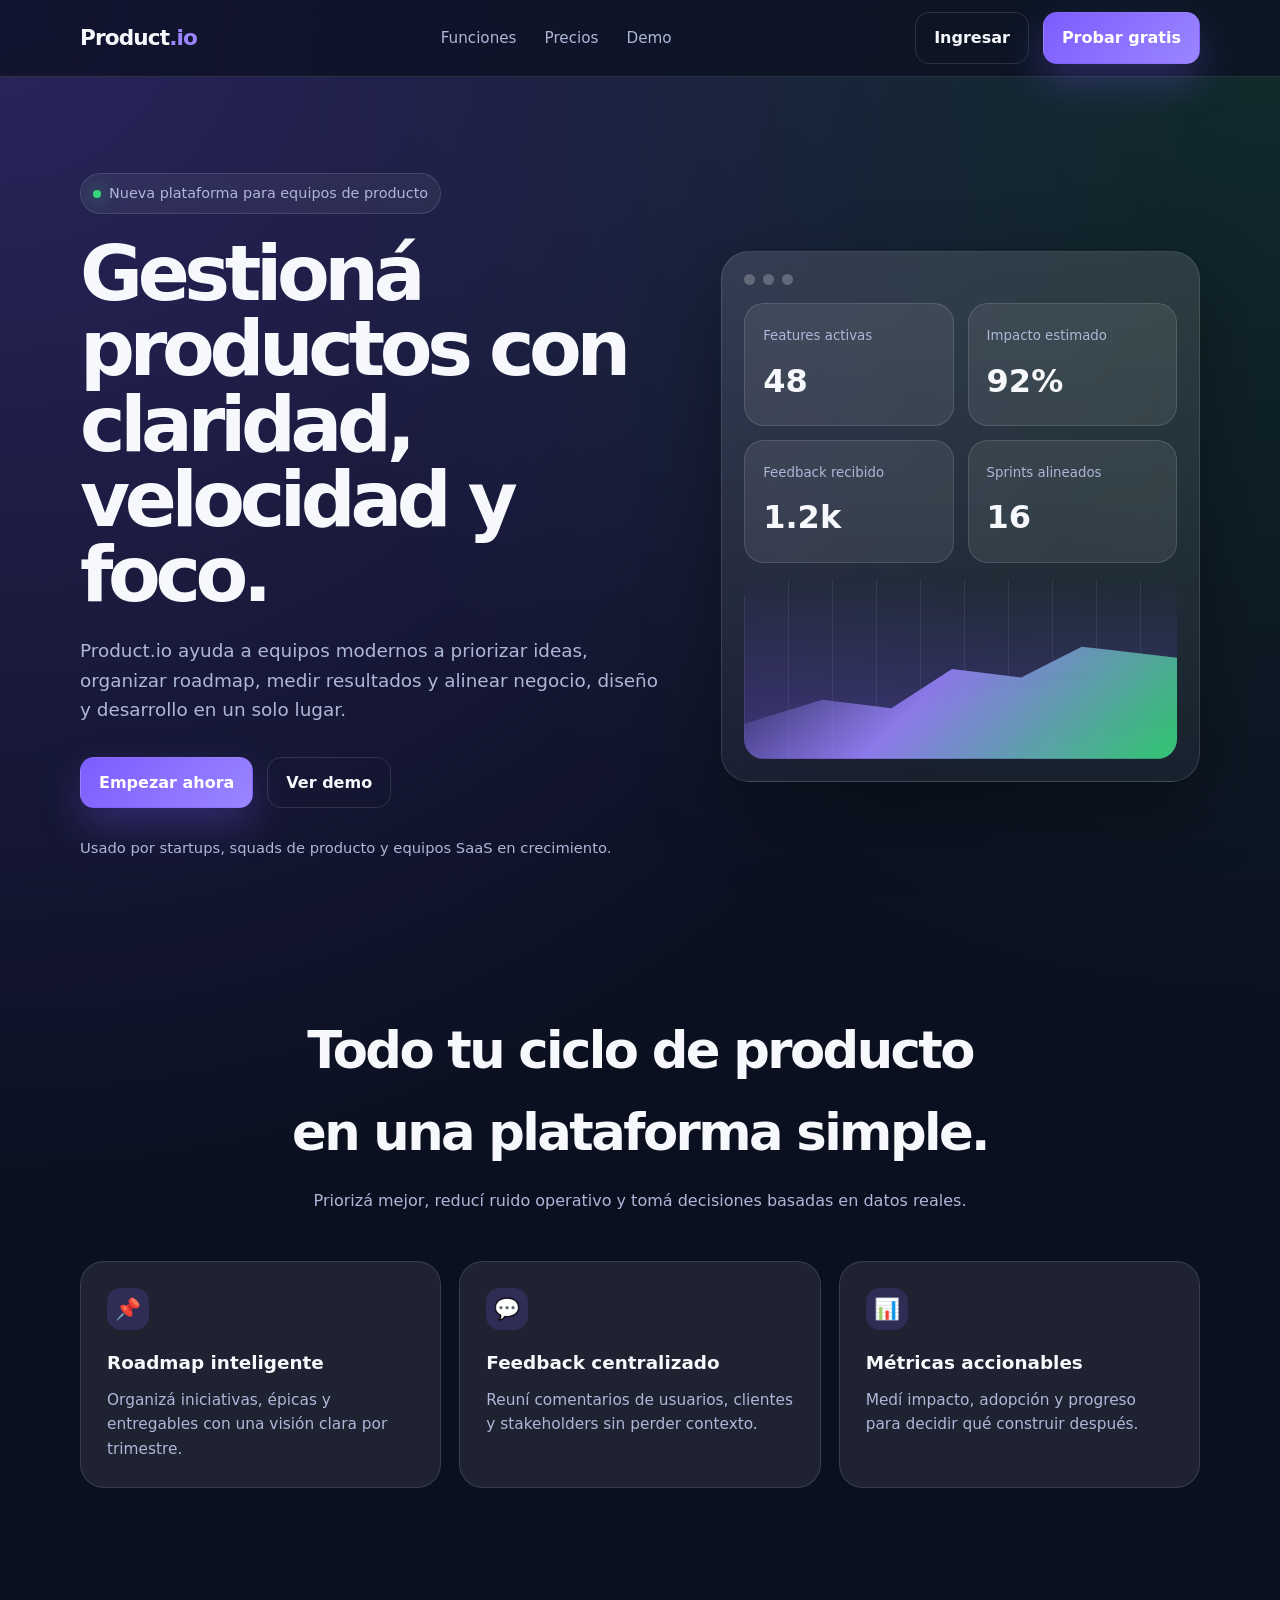
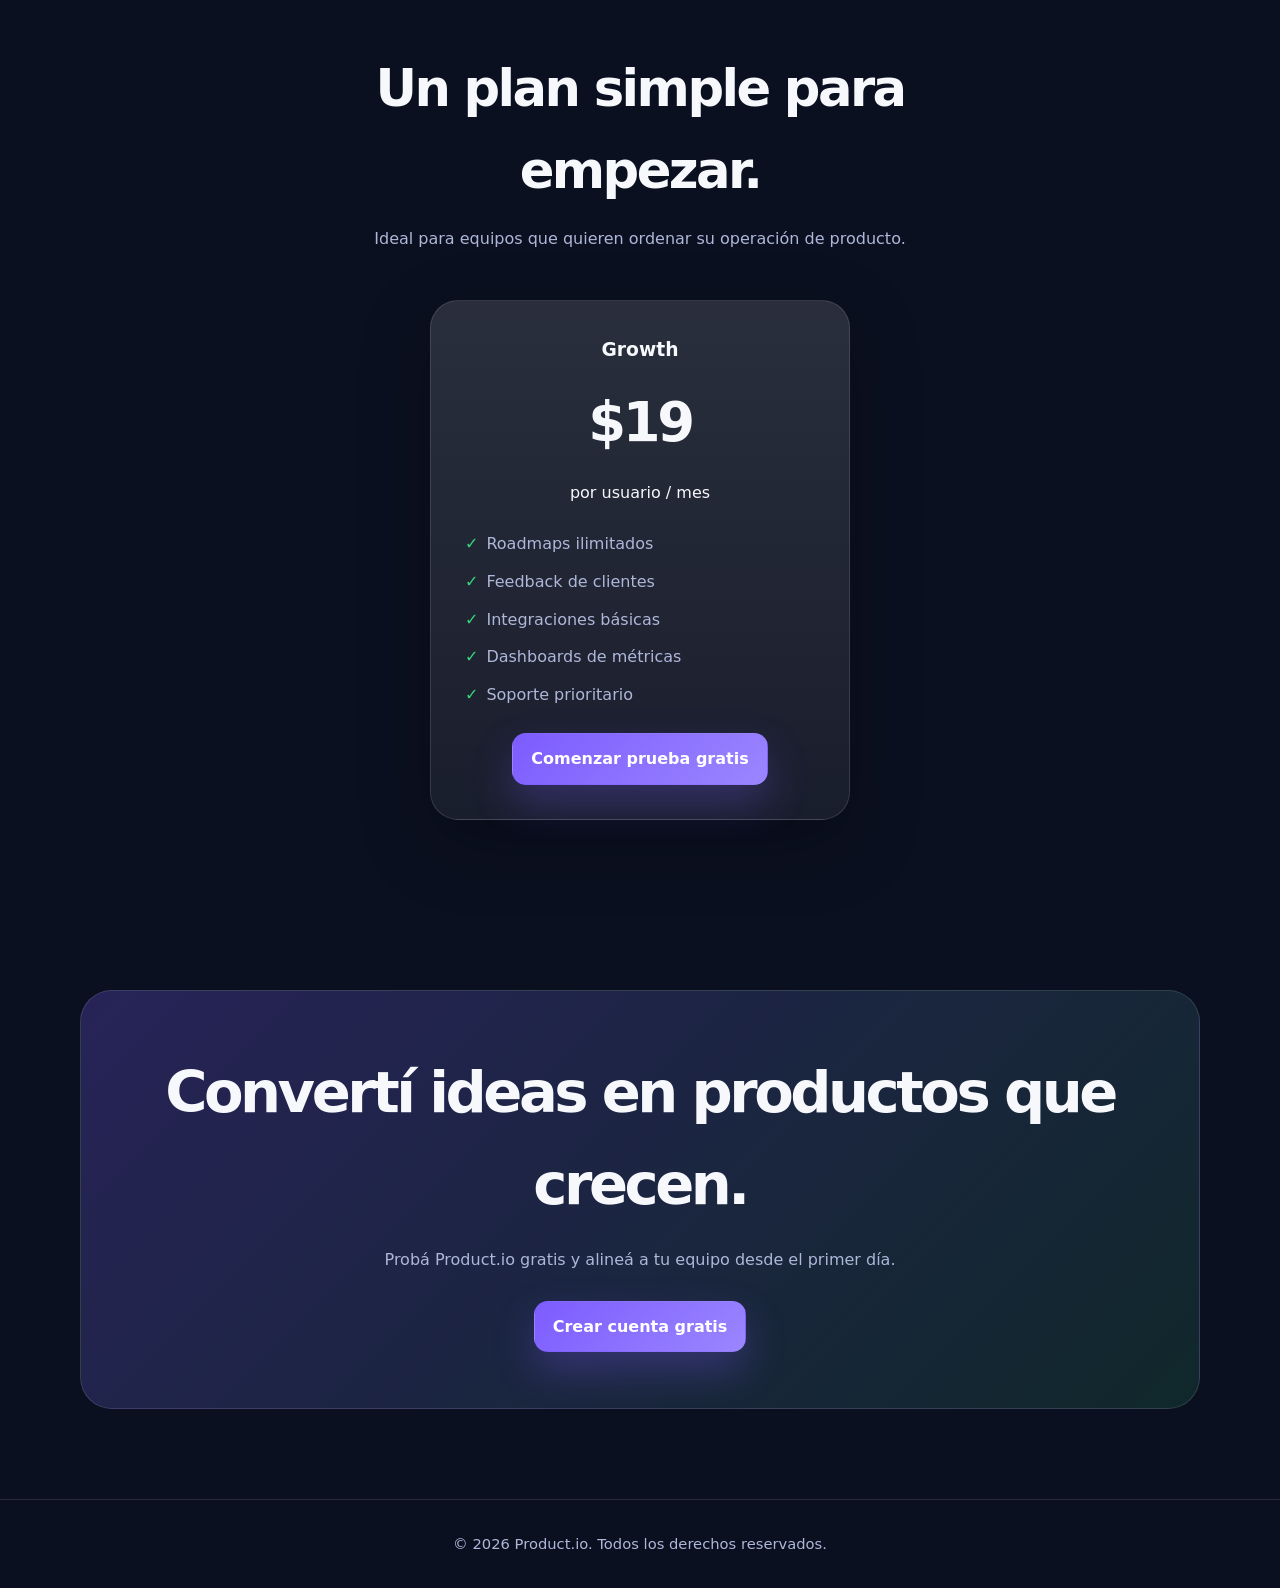
<file: index.html>
<!DOCTYPE html>
<html lang="es">
<head>
  <meta charset="UTF-8" />
  <meta name="viewport" content="width=device-width, initial-scale=1.0" />
  <title>Product.io | Gestión moderna de productos</title>

  <style>
    :root {
      --bg: #0b1020;
      --bg-soft: #111831;
      --card: rgba(255, 255, 255, 0.08);
      --text: #f7f8fc;
      --muted: #aeb7d8;
      --primary: #7c5cff;
      --primary-soft: #9b86ff;
      --border: rgba(255, 255, 255, 0.12);
      --success: #37d67a;
    }

    * {
      box-sizing: border-box;
      margin: 0;
      padding: 0;
    }

    body {
      font-family: Inter, system-ui, -apple-system, BlinkMacSystemFont, "Segoe UI", sans-serif;
      background:
        radial-gradient(circle at top left, rgba(124, 92, 255, 0.28), transparent 35%),
        radial-gradient(circle at top right, rgba(55, 214, 122, 0.14), transparent 30%),
        var(--bg);
      color: var(--text);
      line-height: 1.6;
    }

    a {
      color: inherit;
      text-decoration: none;
    }

    .container {
      width: min(1120px, 92%);
      margin: auto;
    }

    header {
      position: sticky;
      top: 0;
      z-index: 10;
      backdrop-filter: blur(18px);
      background: rgba(11, 16, 32, 0.75);
      border-bottom: 1px solid var(--border);
    }

    .nav {
      height: 76px;
      display: flex;
      align-items: center;
      justify-content: space-between;
    }

    .logo {
      font-size: 1.35rem;
      font-weight: 800;
      letter-spacing: -0.04em;
    }

    .logo span {
      color: var(--primary-soft);
    }

    .nav-links {
      display: flex;
      gap: 28px;
      color: var(--muted);
      font-size: 0.95rem;
    }

    .nav-actions {
      display: flex;
      align-items: center;
      gap: 14px;
    }

    .btn {
      display: inline-flex;
      align-items: center;
      justify-content: center;
      padding: 12px 18px;
      border-radius: 14px;
      border: 1px solid var(--border);
      font-weight: 700;
      transition: 0.2s ease;
      cursor: pointer;
    }

    .btn-primary {
      background: linear-gradient(135deg, var(--primary), var(--primary-soft));
      color: white;
      border-color: transparent;
      box-shadow: 0 18px 40px rgba(124, 92, 255, 0.28);
    }

    .btn:hover {
      transform: translateY(-2px);
    }

    .hero {
      padding: 96px 0 70px;
    }

    .hero-grid {
      display: grid;
      grid-template-columns: 1.1fr 0.9fr;
      gap: 56px;
      align-items: center;
    }

    .eyebrow {
      display: inline-flex;
      gap: 8px;
      align-items: center;
      padding: 8px 12px;
      border: 1px solid var(--border);
      border-radius: 999px;
      background: rgba(255,255,255,0.06);
      color: var(--muted);
      font-size: 0.9rem;
      margin-bottom: 22px;
    }

    .dot {
      width: 8px;
      height: 8px;
      border-radius: 50%;
      background: var(--success);
      box-shadow: 0 0 18px var(--success);
    }

    h1 {
      font-size: clamp(2.6rem, 6vw, 5rem);
      line-height: 0.98;
      letter-spacing: -0.07em;
      margin-bottom: 24px;
    }

    .hero p {
      max-width: 620px;
      color: var(--muted);
      font-size: 1.15rem;
      margin-bottom: 32px;
    }

    .hero-actions {
      display: flex;
      flex-wrap: wrap;
      gap: 14px;
      margin-bottom: 28px;
    }

    .trusted {
      color: var(--muted);
      font-size: 0.92rem;
    }

    .dashboard-card {
      border: 1px solid var(--border);
      border-radius: 28px;
      background: linear-gradient(180deg, rgba(255,255,255,0.12), rgba(255,255,255,0.05));
      backdrop-filter: blur(20px);
      padding: 22px;
      box-shadow: 0 30px 80px rgba(0,0,0,0.32);
    }

    .window-bar {
      display: flex;
      gap: 8px;
      margin-bottom: 18px;
    }

    .window-bar span {
      width: 11px;
      height: 11px;
      border-radius: 50%;
      background: rgba(255,255,255,0.24);
    }

    .metric-grid {
      display: grid;
      grid-template-columns: repeat(2, 1fr);
      gap: 14px;
    }

    .metric {
      background: rgba(255,255,255,0.08);
      border: 1px solid var(--border);
      border-radius: 20px;
      padding: 18px;
    }

    .metric small {
      color: var(--muted);
    }

    .metric strong {
      display: block;
      font-size: 2rem;
      margin-top: 8px;
    }

    .chart {
      height: 180px;
      margin-top: 16px;
      border-radius: 20px;
      background:
        linear-gradient(to top, rgba(124,92,255,0.35), transparent),
        repeating-linear-gradient(
          90deg,
          rgba(255,255,255,0.08) 0,
          rgba(255,255,255,0.08) 1px,
          transparent 1px,
          transparent 44px
        );
      position: relative;
      overflow: hidden;
    }

    .chart::after {
      content: "";
      position: absolute;
      inset: 40px 0 0;
      background: linear-gradient(135deg, transparent 10%, var(--primary-soft) 45%, var(--success) 95%);
      clip-path: polygon(0 75%, 18% 58%, 34% 64%, 48% 36%, 64% 42%, 78% 20%, 100% 28%, 100% 100%, 0 100%);
      opacity: 0.85;
    }

    section {
      padding: 80px 0;
    }

    .section-head {
      text-align: center;
      max-width: 720px;
      margin: 0 auto 48px;
    }

    .section-head h2 {
      font-size: clamp(2rem, 4vw, 3.2rem);
      letter-spacing: -0.05em;
      margin-bottom: 14px;
    }

    .section-head p {
      color: var(--muted);
    }

    .features {
      display: grid;
      grid-template-columns: repeat(3, 1fr);
      gap: 18px;
    }

    .feature {
      background: var(--card);
      border: 1px solid var(--border);
      border-radius: 24px;
      padding: 26px;
    }

    .icon {
      width: 42px;
      height: 42px;
      border-radius: 14px;
      display: grid;
      place-items: center;
      background: rgba(124,92,255,0.18);
      margin-bottom: 18px;
      font-size: 1.3rem;
    }

    .feature h3 {
      margin-bottom: 10px;
      font-size: 1.15rem;
    }

    .feature p {
      color: var(--muted);
      font-size: 0.96rem;
    }

    .pricing-card {
      max-width: 420px;
      margin: auto;
      padding: 34px;
      border-radius: 28px;
      border: 1px solid var(--border);
      background: linear-gradient(180deg, rgba(255,255,255,0.13), rgba(255,255,255,0.06));
      text-align: center;
      box-shadow: 0 24px 70px rgba(0,0,0,0.25);
    }

    .price {
      font-size: 3.4rem;
      font-weight: 900;
      letter-spacing: -0.06em;
      margin: 14px 0;
    }

    .pricing-card ul {
      list-style: none;
      text-align: left;
      margin: 26px 0;
      color: var(--muted);
    }

    .pricing-card li {
      margin: 12px 0;
    }

    .pricing-card li::before {
      content: "✓";
      color: var(--success);
      margin-right: 8px;
    }

    .cta {
      text-align: center;
      padding: 90px 0;
    }

    .cta-box {
      border-radius: 32px;
      padding: 56px 24px;
      background: linear-gradient(135deg, rgba(124,92,255,0.25), rgba(55,214,122,0.12));
      border: 1px solid var(--border);
    }

    .cta h2 {
      font-size: clamp(2rem, 5vw, 3.6rem);
      letter-spacing: -0.06em;
      margin-bottom: 16px;
    }

    .cta p {
      color: var(--muted);
      margin-bottom: 28px;
    }

    footer {
      border-top: 1px solid var(--border);
      padding: 32px 0;
      color: var(--muted);
      text-align: center;
      font-size: 0.92rem;
    }

    @media (max-width: 860px) {
      .nav-links {
        display: none;
      }

      .hero-grid,
      .features {
        grid-template-columns: 1fr;
      }

      .hero {
        padding-top: 64px;
      }

      .dashboard-card {
        margin-top: 16px;
      }
    }

    @media (max-width: 520px) {
      .nav {
        height: 68px;
      }

      .nav-actions .btn:first-child {
        display: none;
      }

      .metric-grid {
        grid-template-columns: 1fr;
      }

      .hero-actions {
        flex-direction: column;
      }

      .btn {
        width: 100%;
      }
    }
  </style>
</head>

<body>
  <header>
    <div class="container nav">
      <a href="#" class="logo">Product<span>.io</span></a>

      <nav class="nav-links">
        <a href="#features">Funciones</a>
        <a href="#pricing">Precios</a>
        <a href="#demo">Demo</a>
      </nav>

      <div class="nav-actions">
        <a href="pages/login.php" class="btn">Ingresar</a>
        <a href="#" class="btn btn-primary">Probar gratis</a>
      </div>
    </div>
  </header>

  <main>
    <section class="hero">
      <div class="container hero-grid">
        <div>
          <div class="eyebrow">
            <span class="dot"></span>
            Nueva plataforma para equipos de producto
          </div>

          <h1>Gestioná productos con claridad, velocidad y foco.</h1>

          <p>
            Product.io ayuda a equipos modernos a priorizar ideas, organizar roadmap,
            medir resultados y alinear negocio, diseño y desarrollo en un solo lugar.
          </p>

          <div class="hero-actions">
            <a href="#" class="btn btn-primary">Empezar ahora</a>
            <a href="#demo" class="btn">Ver demo</a>
          </div>

          <div class="trusted">
            Usado por startups, squads de producto y equipos SaaS en crecimiento.
          </div>
        </div>

        <div class="dashboard-card" id="demo">
          <div class="window-bar">
            <span></span><span></span><span></span>
          </div>

          <div class="metric-grid">
            <div class="metric">
              <small>Features activas</small>
              <strong>48</strong>
            </div>
            <div class="metric">
              <small>Impacto estimado</small>
              <strong>92%</strong>
            </div>
            <div class="metric">
              <small>Feedback recibido</small>
              <strong>1.2k</strong>
            </div>
            <div class="metric">
              <small>Sprints alineados</small>
              <strong>16</strong>
            </div>
          </div>

          <div class="chart"></div>
        </div>
      </div>
    </section>

    <section id="features">
      <div class="container">
        <div class="section-head">
          <h2>Todo tu ciclo de producto en una plataforma simple.</h2>
          <p>
            Priorizá mejor, reducí ruido operativo y tomá decisiones basadas en datos reales.
          </p>
        </div>

        <div class="features">
          <article class="feature">
            <div class="icon">📌</div>
            <h3>Roadmap inteligente</h3>
            <p>
              Organizá iniciativas, épicas y entregables con una visión clara por trimestre.
            </p>
          </article>

          <article class="feature">
            <div class="icon">💬</div>
            <h3>Feedback centralizado</h3>
            <p>
              Reuní comentarios de usuarios, clientes y stakeholders sin perder contexto.
            </p>
          </article>

          <article class="feature">
            <div class="icon">📊</div>
            <h3>Métricas accionables</h3>
            <p>
              Medí impacto, adopción y progreso para decidir qué construir después.
            </p>
          </article>
        </div>
      </div>
    </section>

    <section id="pricing">
      <div class="container">
        <div class="section-head">
          <h2>Un plan simple para empezar.</h2>
          <p>Ideal para equipos que quieren ordenar su operación de producto.</p>
        </div>

        <div class="pricing-card">
          <h3>Growth</h3>
          <div class="price">$19</div>
          <p>por usuario / mes</p>

          <ul>
            <li>Roadmaps ilimitados</li>
            <li>Feedback de clientes</li>
            <li>Integraciones básicas</li>
            <li>Dashboards de métricas</li>
            <li>Soporte prioritario</li>
          </ul>

          <a href="#" class="btn btn-primary">Comenzar prueba gratis</a>
        </div>
      </div>
    </section>

    <section class="cta">
      <div class="container">
        <div class="cta-box">
          <h2>Convertí ideas en productos que crecen.</h2>
          <p>Probá Product.io gratis y alineá a tu equipo desde el primer día.</p>
          <a href="#" class="btn btn-primary">Crear cuenta gratis</a>
        </div>
      </div>
    </section>
  </main>

  <footer>
    © 2026 Product.io. Todos los derechos reservados.
  </footer>
</body>
</html>
</file>
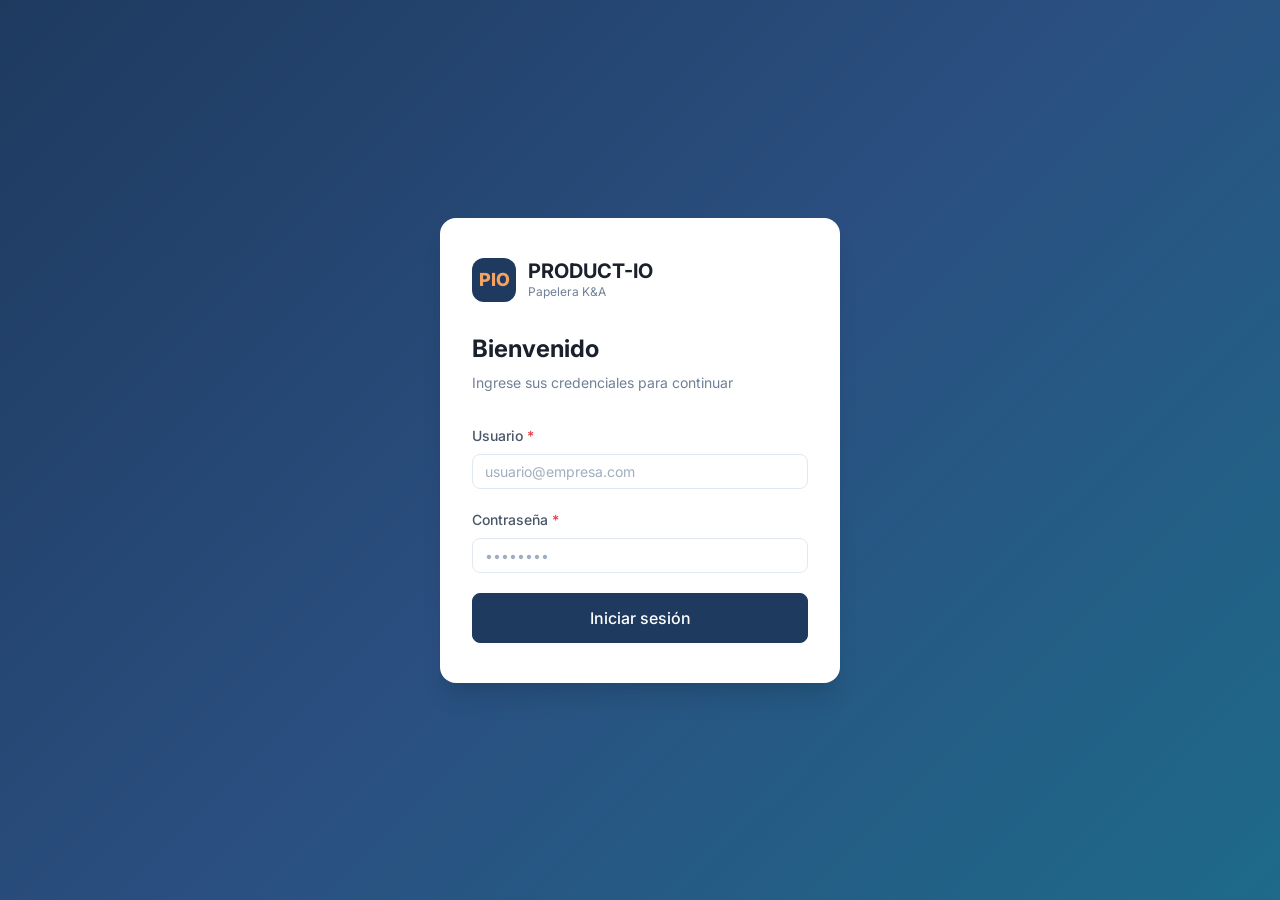
<file: High-Fidelity Prototype for PRODUCT-IO/export/index.html>
<!DOCTYPE html>
<html lang="es">
<head>
  <meta charset="UTF-8">
  <meta name="viewport" content="width=device-width, initial-scale=1.0">
  <title>PRODUCT-IO — Iniciar sesión</title>
  <link rel="preconnect" href="https://fonts.googleapis.com">
  <link rel="preconnect" href="https://fonts.gstatic.com" crossorigin>
  <link href="https://fonts.googleapis.com/css2?family=Inter:wght@300;400;500;600;700;800&display=swap" rel="stylesheet">
  <link rel="stylesheet" href="css/variables.css">
  <link rel="stylesheet" href="css/base.css">
  <link rel="stylesheet" href="css/components.css">
  <link rel="stylesheet" href="css/layout.css">
</head>
<body>

  <!-- =============================================
       LOGIN PAGE
       ============================================= -->
  <main class="login-page">

    <div class="login-card">

      <!-- Logo -->
      <div class="login-card__logo">
        <div class="login-card__logo-mark">PIO</div>
        <div class="login-card__logo-text">
          <div class="login-card__logo-name">PRODUCT-IO</div>
          <div class="login-card__logo-company">Papelera K&amp;A</div>
        </div>
      </div>

      <!-- Heading -->
      <h1 class="login-card__heading">Bienvenido</h1>
      <p class="login-card__sub">Ingrese sus credenciales para continuar</p>

      <!-- Error message (shown by JS) -->
      <div id="login-error" class="login-card__error" role="alert">
        Usuario o contraseña incorrectos.
      </div>

      <!-- Form -->
      <form id="login-form" class="login-card__form" novalidate>

        <div class="form-field">
          <label class="form-field__label form-field__label--required" for="username">
            Usuario
          </label>
          <input
            id="username"
            name="username"
            type="text"
            class="form-field__input"
            placeholder="usuario@empresa.com"
            autocomplete="username"
            required>
        </div>

        <div class="form-field">
          <label class="form-field__label form-field__label--required" for="password">
            Contraseña
          </label>
          <input
            id="password"
            name="password"
            type="password"
            class="form-field__input"
            placeholder="••••••••"
            autocomplete="current-password"
            required>
        </div>

        <button type="submit" class="btn btn--primary btn--lg" style="width:100%">
          Iniciar sesión
        </button>

      </form>

    </div>

  </main>

  <!-- Toast -->
  <div class="toast" role="status" aria-live="polite"></div>

  <script>
    /* Login logic — demo: any non-empty credentials succeed */
    document.getElementById('login-form').addEventListener('submit', function (e) {
      e.preventDefault();
      var user = document.getElementById('username').value.trim();
      var pass = document.getElementById('password').value.trim();
      var errorEl = document.getElementById('login-error');

      if (!user || !pass) {
        errorEl.classList.add('login-card__error--visible');
        return;
      }

      errorEl.classList.remove('login-card__error--visible');

      /* Persist a minimal session object for other pages */
      var roleMap = {
        'operario':    { name: 'Carlos Rodríguez', role: 'operator' },
        'calidad':     { name: 'Ana Torres',        role: 'quality'  },
        'mantenimiento':{ name: 'Luis Herrera',     role: 'maintenance' },
        'contador':    { name: 'María Gómez',       role: 'accountant' },
        'gerente':     { name: 'Roberto Silva',     role: 'manager'  },
        'admin':       { name: 'Admin Sistema',     role: 'admin'    }
      };
      var session = roleMap[user.toLowerCase()] || { name: user, role: 'operator' };
      localStorage.setItem('productio_user', JSON.stringify(session));

      window.location.href = 'dashboard.html';
    });
  </script>

</body>
</html>
</file>
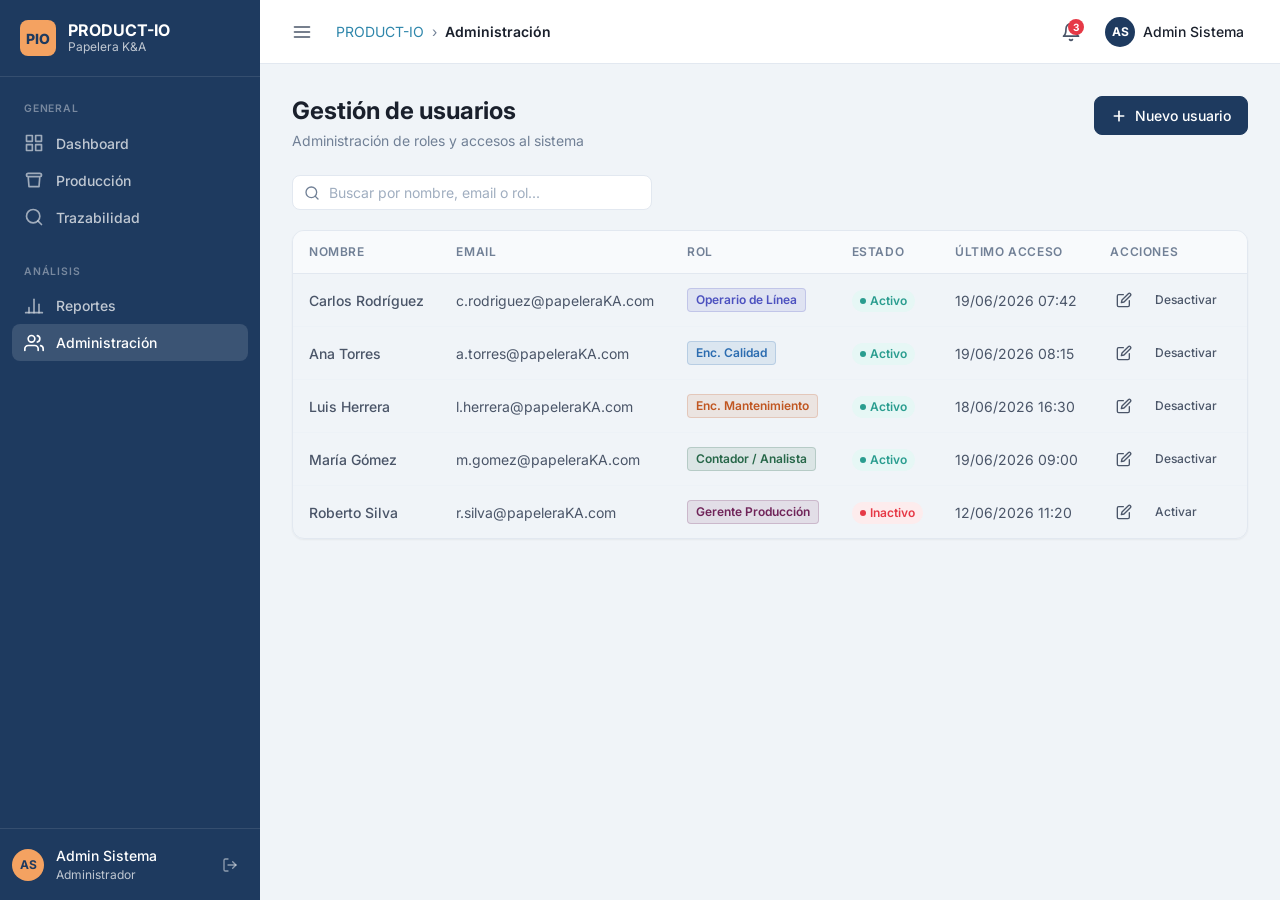
<file: High-Fidelity Prototype for PRODUCT-IO/export/admin.html>
<!DOCTYPE html>
<html lang="es">
<head>
  <meta charset="UTF-8">
  <meta name="viewport" content="width=device-width, initial-scale=1.0">
  <title>PRODUCT-IO — Administración de usuarios</title>
  <link rel="preconnect" href="https://fonts.googleapis.com">
  <link rel="preconnect" href="https://fonts.gstatic.com" crossorigin>
  <link href="https://fonts.googleapis.com/css2?family=Inter:wght@300;400;500;600;700;800&display=swap" rel="stylesheet">
  <link rel="stylesheet" href="css/variables.css">
  <link rel="stylesheet" href="css/base.css">
  <link rel="stylesheet" href="css/components.css">
  <link rel="stylesheet" href="css/layout.css">
</head>
<body>

<div class="app">

  <!-- SIDEBAR -->
  <aside class="sidebar" role="navigation" aria-label="Menú principal">
    <a href="dashboard.html" class="sidebar__brand"><div class="sidebar__brand-logo">PIO</div><div class="sidebar__brand-text"><span class="sidebar__brand-name">PRODUCT-IO</span><span class="sidebar__brand-tagline">Papelera K&amp;A</span></div></a>
    <nav class="sidebar__nav">
      <div class="sidebar__nav-group"><div class="sidebar__nav-group-label">General</div>
        <a href="dashboard.html" class="sidebar__nav-item"><svg class="sidebar__nav-item-icon" xmlns="http://www.w3.org/2000/svg" viewBox="0 0 24 24" fill="none" stroke="currentColor" stroke-width="2" stroke-linecap="round" stroke-linejoin="round"><rect x="3" y="3" width="7" height="7"/><rect x="14" y="3" width="7" height="7"/><rect x="14" y="14" width="7" height="7"/><rect x="3" y="14" width="7" height="7"/></svg><span class="sidebar__nav-item-label">Dashboard</span></a>
        <a href="produccion.html" class="sidebar__nav-item"><svg class="sidebar__nav-item-icon" xmlns="http://www.w3.org/2000/svg" viewBox="0 0 24 24" fill="none" stroke="currentColor" stroke-width="2" stroke-linecap="round" stroke-linejoin="round"><path d="M5 8h14M5 8a2 2 0 010-4h14a2 2 0 010 4M5 8l1 12h12l1-12"/></svg><span class="sidebar__nav-item-label">Producción</span></a>
        <a href="trazabilidad.html" class="sidebar__nav-item"><svg class="sidebar__nav-item-icon" xmlns="http://www.w3.org/2000/svg" viewBox="0 0 24 24" fill="none" stroke="currentColor" stroke-width="2" stroke-linecap="round" stroke-linejoin="round"><circle cx="11" cy="11" r="8"/><path d="m21 21-4.35-4.35"/></svg><span class="sidebar__nav-item-label">Trazabilidad</span></a>
      </div>
      <div class="sidebar__nav-group"><div class="sidebar__nav-group-label">Análisis</div>
        <a href="reportes.html" class="sidebar__nav-item"><svg class="sidebar__nav-item-icon" xmlns="http://www.w3.org/2000/svg" viewBox="0 0 24 24" fill="none" stroke="currentColor" stroke-width="2" stroke-linecap="round" stroke-linejoin="round"><line x1="18" y1="20" x2="18" y2="10"/><line x1="12" y1="20" x2="12" y2="4"/><line x1="6" y1="20" x2="6" y2="14"/><line x1="2" y1="20" x2="22" y2="20"/></svg><span class="sidebar__nav-item-label">Reportes</span></a>
        <a href="admin.html" class="sidebar__nav-item sidebar__nav-item--active"><svg class="sidebar__nav-item-icon" xmlns="http://www.w3.org/2000/svg" viewBox="0 0 24 24" fill="none" stroke="currentColor" stroke-width="2" stroke-linecap="round" stroke-linejoin="round"><path d="M17 21v-2a4 4 0 00-4-4H5a4 4 0 00-4 4v2"/><circle cx="9" cy="7" r="4"/><path d="M23 21v-2a4 4 0 00-3-3.87M16 3.13a4 4 0 010 7.75"/></svg><span class="sidebar__nav-item-label">Administración</span></a>
      </div>
    </nav>
    <div class="sidebar__footer">
      <div class="sidebar__user-avatar">AS</div>
      <div class="sidebar__user-info"><div class="sidebar__user-name">Admin Sistema</div><div class="sidebar__user-role">Administrador</div></div>
      <button class="btn btn--ghost btn--icon" data-action="logout" style="color:rgba(255,255,255,0.5)"><svg xmlns="http://www.w3.org/2000/svg" viewBox="0 0 24 24" fill="none" stroke="currentColor" stroke-width="2" stroke-linecap="round" stroke-linejoin="round"><path d="M9 21H5a2 2 0 01-2-2V5a2 2 0 012-2h4"/><polyline points="16 17 21 12 16 7"/><line x1="21" y1="12" x2="9" y2="12"/></svg></button>
    </div>
  </aside>

  <!-- MAIN -->
  <div class="app__main">

    <header class="header" role="banner">
      <div class="header__left">
        <button class="header__menu-btn" aria-label="Abrir menú"><svg xmlns="http://www.w3.org/2000/svg" viewBox="0 0 24 24" fill="none" stroke="currentColor" stroke-width="2" stroke-linecap="round" stroke-linejoin="round"><line x1="3" y1="12" x2="21" y2="12"/><line x1="3" y1="6" x2="21" y2="6"/><line x1="3" y1="18" x2="21" y2="18"/></svg></button>
        <nav class="header__breadcrumb"><a href="dashboard.html">PRODUCT-IO</a><span>›</span><span class="header__breadcrumb-current">Administración</span></nav>
      </div>
      <div class="header__right">
        <div class="header__notif" role="button" tabindex="0"><svg xmlns="http://www.w3.org/2000/svg" viewBox="0 0 24 24" fill="none" stroke="currentColor" stroke-width="2" stroke-linecap="round" stroke-linejoin="round"><path d="M18 8A6 6 0 006 8c0 7-3 9-3 9h18s-3-2-3-9"/><path d="M13.73 21a2 2 0 01-3.46 0"/></svg><span class="header__notif-badge">3</span></div>
        <div class="header__user"><div class="header__user-avatar">AS</div><span class="header__user-name">Admin Sistema</span></div>
      </div>
    </header>

    <!-- Content -->
    <main class="app__content">

      <div class="page-header">
        <div class="page-header__titles">
          <h1 class="page-header__title">Gestión de usuarios</h1>
          <p class="page-header__subtitle">Administración de roles y accesos al sistema</p>
        </div>
        <div class="page-header__actions">
          <button id="btn-new-user" class="btn btn--primary">
            <svg xmlns="http://www.w3.org/2000/svg" viewBox="0 0 24 24" fill="none" stroke="currentColor" stroke-width="2.5" stroke-linecap="round" stroke-linejoin="round"><line x1="12" y1="5" x2="12" y2="19"/><line x1="5" y1="12" x2="19" y2="12"/></svg>
            Nuevo usuario
          </button>
        </div>
      </div>

      <!-- Search -->
      <div class="filter-bar mb-5">
        <div class="filter-bar__search" style="max-width:360px">
          <div class="search-bar">
            <svg class="search-bar__icon" xmlns="http://www.w3.org/2000/svg" viewBox="0 0 24 24" fill="none" stroke="currentColor" stroke-width="2" stroke-linecap="round" stroke-linejoin="round"><circle cx="11" cy="11" r="8"/><path d="m21 21-4.35-4.35"/></svg>
            <input id="search-users" type="search" class="search-bar__input" placeholder="Buscar por nombre, email o rol...">
          </div>
        </div>
      </div>

      <!-- Users table -->
      <div class="table-wrapper">
        <table class="data-table" id="users-table">
          <thead class="data-table__head">
            <tr>
              <th>Nombre</th>
              <th>Email</th>
              <th>Rol</th>
              <th>Estado</th>
              <th>Último acceso</th>
              <th>Acciones</th>
            </tr>
          </thead>
          <tbody class="data-table__body">
            <tr>
              <td class="data-table__cell--primary">Carlos Rodríguez</td>
              <td class="text-muted">c.rodriguez@papeleraKA.com</td>
              <td><span class="role-badge role-badge--operator">Operario de Línea</span></td>
              <td><span class="badge badge--enabled">Activo</span></td>
              <td class="text-muted text-sm">19/06/2026 07:42</td>
              <td>
                <div class="data-table__cell--actions">
                  <button class="btn btn--ghost btn--icon btn--sm" title="Editar usuario">
                    <svg xmlns="http://www.w3.org/2000/svg" viewBox="0 0 24 24" fill="none" stroke="currentColor" stroke-width="2" stroke-linecap="round" stroke-linejoin="round"><path d="M11 4H4a2 2 0 00-2 2v14a2 2 0 002 2h14a2 2 0 002-2v-7"/><path d="M18.5 2.5a2.121 2.121 0 013 3L12 15l-4 1 1-4 9.5-9.5z"/></svg>
                  </button>
                  <button class="btn btn--ghost btn--sm" data-action="toggle-status" style="font-size:var(--font-size-xs)">Desactivar</button>
                </div>
              </td>
            </tr>
            <tr>
              <td class="data-table__cell--primary">Ana Torres</td>
              <td class="text-muted">a.torres@papeleraKA.com</td>
              <td><span class="role-badge role-badge--quality">Enc. Calidad</span></td>
              <td><span class="badge badge--enabled">Activo</span></td>
              <td class="text-muted text-sm">19/06/2026 08:15</td>
              <td>
                <div class="data-table__cell--actions">
                  <button class="btn btn--ghost btn--icon btn--sm" title="Editar usuario"><svg xmlns="http://www.w3.org/2000/svg" viewBox="0 0 24 24" fill="none" stroke="currentColor" stroke-width="2" stroke-linecap="round" stroke-linejoin="round"><path d="M11 4H4a2 2 0 00-2 2v14a2 2 0 002 2h14a2 2 0 002-2v-7"/><path d="M18.5 2.5a2.121 2.121 0 013 3L12 15l-4 1 1-4 9.5-9.5z"/></svg></button>
                  <button class="btn btn--ghost btn--sm" data-action="toggle-status" style="font-size:var(--font-size-xs)">Desactivar</button>
                </div>
              </td>
            </tr>
            <tr>
              <td class="data-table__cell--primary">Luis Herrera</td>
              <td class="text-muted">l.herrera@papeleraKA.com</td>
              <td><span class="role-badge role-badge--maintenance">Enc. Mantenimiento</span></td>
              <td><span class="badge badge--enabled">Activo</span></td>
              <td class="text-muted text-sm">18/06/2026 16:30</td>
              <td>
                <div class="data-table__cell--actions">
                  <button class="btn btn--ghost btn--icon btn--sm" title="Editar usuario"><svg xmlns="http://www.w3.org/2000/svg" viewBox="0 0 24 24" fill="none" stroke="currentColor" stroke-width="2" stroke-linecap="round" stroke-linejoin="round"><path d="M11 4H4a2 2 0 00-2 2v14a2 2 0 002 2h14a2 2 0 002-2v-7"/><path d="M18.5 2.5a2.121 2.121 0 013 3L12 15l-4 1 1-4 9.5-9.5z"/></svg></button>
                  <button class="btn btn--ghost btn--sm" data-action="toggle-status" style="font-size:var(--font-size-xs)">Desactivar</button>
                </div>
              </td>
            </tr>
            <tr>
              <td class="data-table__cell--primary">María Gómez</td>
              <td class="text-muted">m.gomez@papeleraKA.com</td>
              <td><span class="role-badge role-badge--accountant">Contador / Analista</span></td>
              <td><span class="badge badge--enabled">Activo</span></td>
              <td class="text-muted text-sm">19/06/2026 09:00</td>
              <td>
                <div class="data-table__cell--actions">
                  <button class="btn btn--ghost btn--icon btn--sm" title="Editar usuario"><svg xmlns="http://www.w3.org/2000/svg" viewBox="0 0 24 24" fill="none" stroke="currentColor" stroke-width="2" stroke-linecap="round" stroke-linejoin="round"><path d="M11 4H4a2 2 0 00-2 2v14a2 2 0 002 2h14a2 2 0 002-2v-7"/><path d="M18.5 2.5a2.121 2.121 0 013 3L12 15l-4 1 1-4 9.5-9.5z"/></svg></button>
                  <button class="btn btn--ghost btn--sm" data-action="toggle-status" style="font-size:var(--font-size-xs)">Desactivar</button>
                </div>
              </td>
            </tr>
            <tr>
              <td class="data-table__cell--primary">Roberto Silva</td>
              <td class="text-muted">r.silva@papeleraKA.com</td>
              <td><span class="role-badge role-badge--manager">Gerente Producción</span></td>
              <td><span class="badge badge--disabled">Inactivo</span></td>
              <td class="text-muted text-sm">12/06/2026 11:20</td>
              <td>
                <div class="data-table__cell--actions">
                  <button class="btn btn--ghost btn--icon btn--sm" title="Editar usuario"><svg xmlns="http://www.w3.org/2000/svg" viewBox="0 0 24 24" fill="none" stroke="currentColor" stroke-width="2" stroke-linecap="round" stroke-linejoin="round"><path d="M11 4H4a2 2 0 00-2 2v14a2 2 0 002 2h14a2 2 0 002-2v-7"/><path d="M18.5 2.5a2.121 2.121 0 013 3L12 15l-4 1 1-4 9.5-9.5z"/></svg></button>
                  <button class="btn btn--ghost btn--sm" data-action="toggle-status" style="font-size:var(--font-size-xs)">Activar</button>
                </div>
              </td>
            </tr>
          </tbody>
        </table>
      </div>

    </main>

  </div>

</div>

<!-- =============================================
     MODAL: Crear nuevo usuario
     ============================================= -->
<div id="modal-create-user" class="modal" role="dialog" aria-modal="true" aria-labelledby="modal-title">
  <div class="modal__overlay"></div>
  <div class="modal__dialog">

    <div class="modal__header">
      <h2 class="modal__title" id="modal-title">Crear nuevo usuario</h2>
      <button class="modal__close" id="modal-close" aria-label="Cerrar">
        <svg xmlns="http://www.w3.org/2000/svg" viewBox="0 0 24 24" fill="none" stroke="currentColor" stroke-width="2" stroke-linecap="round" stroke-linejoin="round"><line x1="18" y1="6" x2="6" y2="18"/><line x1="6" y1="6" x2="18" y2="18"/></svg>
      </button>
    </div>

    <div class="modal__body">
      <form id="form-create-user" novalidate>

        <div class="form-field">
          <label class="form-field__label form-field__label--required" for="user-name">Nombre completo</label>
          <input id="user-name" type="text" class="form-field__input" placeholder="Ej: Juan Pérez">
        </div>

        <div class="form-field">
          <label class="form-field__label form-field__label--required" for="user-email">Email corporativo</label>
          <input id="user-email" type="email" class="form-field__input" placeholder="usuario@papeleraKA.com">
        </div>

        <div class="form-field">
          <label class="form-field__label form-field__label--required" for="user-password">Contraseña inicial</label>
          <input id="user-password" type="password" class="form-field__input" placeholder="Mínimo 8 caracteres">
          <span class="form-field__hint">El usuario deberá cambiarla en el primer acceso.</span>
        </div>

        <div class="form-field">
          <label class="form-field__label form-field__label--required" for="user-role">Rol asignado</label>
          <select id="user-role" class="form-field__select">
            <option value="">Seleccione un rol</option>
            <option value="operator">Operario de Línea</option>
            <option value="quality">Encargado de Calidad</option>
            <option value="maintenance">Encargado de Mantenimiento</option>
            <option value="accountant">Contador / Analista</option>
            <option value="manager">Gerente de Producción</option>
            <option value="admin">Administrador</option>
          </select>
        </div>

      </form>
    </div>

    <div class="modal__footer">
      <button id="btn-cancel-user" class="btn btn--outline">Cancelar</button>
      <button id="btn-save-user" class="btn btn--primary">Crear usuario</button>
    </div>

  </div>
</div>

<div class="sidebar-overlay"></div>
<div class="toast" role="status" aria-live="polite"></div>
<script src="js/main.js"></script>
<script src="js/admin.js"></script>

</body>
</html>
</file>
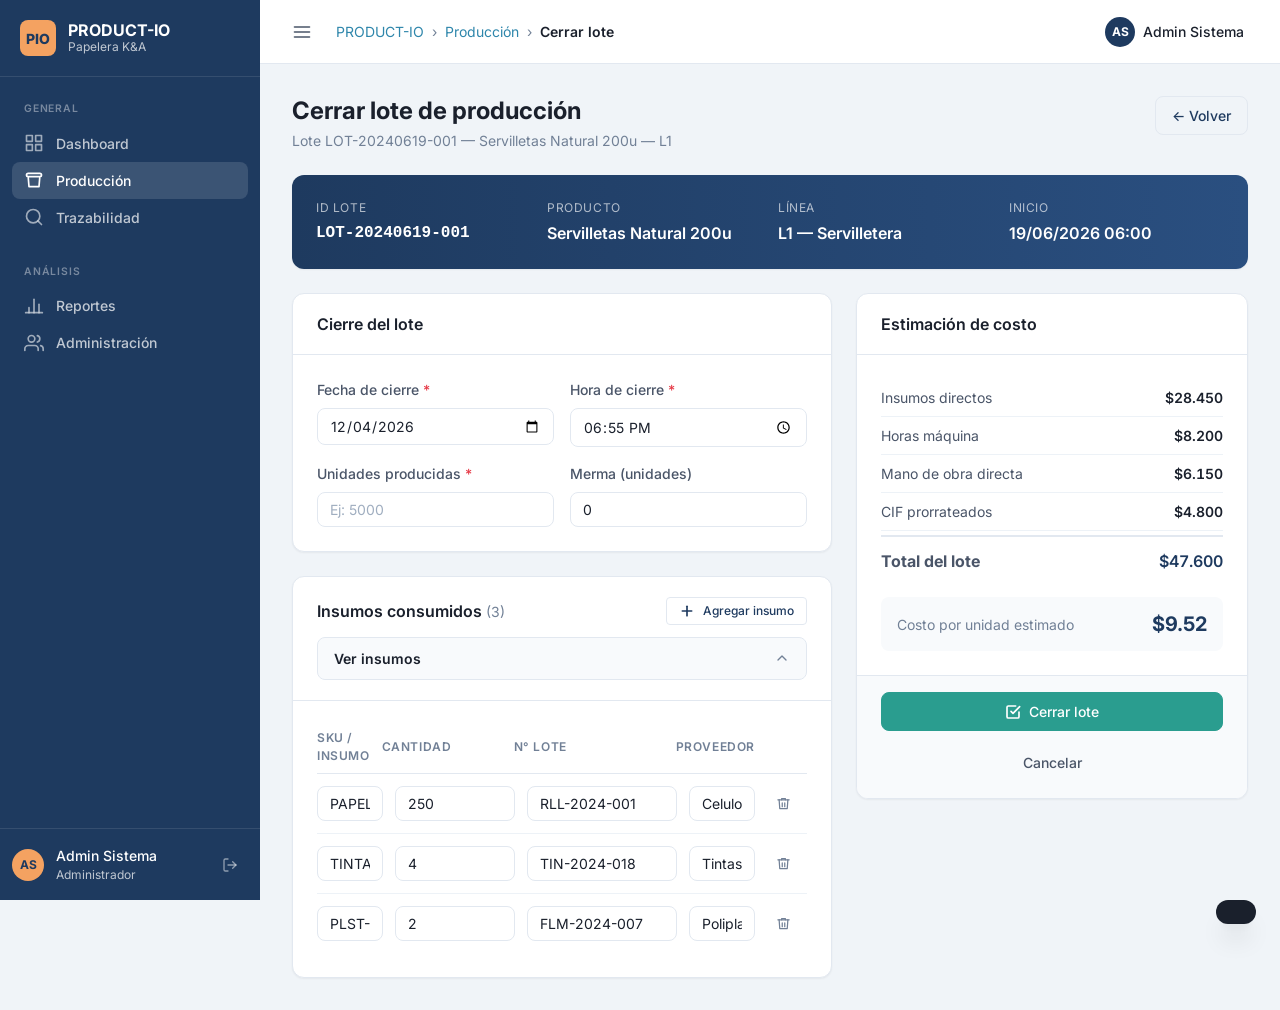
<file: High-Fidelity Prototype for PRODUCT-IO/export/produccion-cerrar.html>
<!DOCTYPE html>
<html lang="es">
<head>
  <meta charset="UTF-8">
  <meta name="viewport" content="width=device-width, initial-scale=1.0">
  <title>PRODUCT-IO — Cerrar lote</title>
  <link rel="preconnect" href="https://fonts.googleapis.com">
  <link rel="preconnect" href="https://fonts.gstatic.com" crossorigin>
  <link href="https://fonts.googleapis.com/css2?family=Inter:wght@300;400;500;600;700;800&display=swap" rel="stylesheet">
  <link rel="stylesheet" href="css/variables.css">
  <link rel="stylesheet" href="css/base.css">
  <link rel="stylesheet" href="css/components.css">
  <link rel="stylesheet" href="css/layout.css">
</head>
<body>

<div class="app">

  <!-- SIDEBAR -->
  <aside class="sidebar" role="navigation" aria-label="Menú principal">
    <a href="dashboard.html" class="sidebar__brand"><div class="sidebar__brand-logo">PIO</div><div class="sidebar__brand-text"><span class="sidebar__brand-name">PRODUCT-IO</span><span class="sidebar__brand-tagline">Papelera K&amp;A</span></div></a>
    <nav class="sidebar__nav">
      <div class="sidebar__nav-group"><div class="sidebar__nav-group-label">General</div>
        <a href="dashboard.html" class="sidebar__nav-item"><svg class="sidebar__nav-item-icon" xmlns="http://www.w3.org/2000/svg" viewBox="0 0 24 24" fill="none" stroke="currentColor" stroke-width="2" stroke-linecap="round" stroke-linejoin="round"><rect x="3" y="3" width="7" height="7"/><rect x="14" y="3" width="7" height="7"/><rect x="14" y="14" width="7" height="7"/><rect x="3" y="14" width="7" height="7"/></svg><span class="sidebar__nav-item-label">Dashboard</span></a>
        <a href="produccion.html" class="sidebar__nav-item sidebar__nav-item--active"><svg class="sidebar__nav-item-icon" xmlns="http://www.w3.org/2000/svg" viewBox="0 0 24 24" fill="none" stroke="currentColor" stroke-width="2" stroke-linecap="round" stroke-linejoin="round"><path d="M5 8h14M5 8a2 2 0 010-4h14a2 2 0 010 4M5 8l1 12h12l1-12"/></svg><span class="sidebar__nav-item-label">Producción</span></a>
        <a href="trazabilidad.html" class="sidebar__nav-item"><svg class="sidebar__nav-item-icon" xmlns="http://www.w3.org/2000/svg" viewBox="0 0 24 24" fill="none" stroke="currentColor" stroke-width="2" stroke-linecap="round" stroke-linejoin="round"><circle cx="11" cy="11" r="8"/><path d="m21 21-4.35-4.35"/></svg><span class="sidebar__nav-item-label">Trazabilidad</span></a>
      </div>
      <div class="sidebar__nav-group"><div class="sidebar__nav-group-label">Análisis</div>
        <a href="reportes.html" class="sidebar__nav-item"><svg class="sidebar__nav-item-icon" xmlns="http://www.w3.org/2000/svg" viewBox="0 0 24 24" fill="none" stroke="currentColor" stroke-width="2" stroke-linecap="round" stroke-linejoin="round"><line x1="18" y1="20" x2="18" y2="10"/><line x1="12" y1="20" x2="12" y2="4"/><line x1="6" y1="20" x2="6" y2="14"/><line x1="2" y1="20" x2="22" y2="20"/></svg><span class="sidebar__nav-item-label">Reportes</span></a>
        <a href="admin.html" class="sidebar__nav-item"><svg class="sidebar__nav-item-icon" xmlns="http://www.w3.org/2000/svg" viewBox="0 0 24 24" fill="none" stroke="currentColor" stroke-width="2" stroke-linecap="round" stroke-linejoin="round"><path d="M17 21v-2a4 4 0 00-4-4H5a4 4 0 00-4 4v2"/><circle cx="9" cy="7" r="4"/><path d="M23 21v-2a4 4 0 00-3-3.87M16 3.13a4 4 0 010 7.75"/></svg><span class="sidebar__nav-item-label">Administración</span></a>
      </div>
    </nav>
    <div class="sidebar__footer">
      <div class="sidebar__user-avatar">AS</div>
      <div class="sidebar__user-info"><div class="sidebar__user-name">Admin Sistema</div><div class="sidebar__user-role">Administrador</div></div>
      <button class="btn btn--ghost btn--icon" data-action="logout" style="color:rgba(255,255,255,0.5)"><svg xmlns="http://www.w3.org/2000/svg" viewBox="0 0 24 24" fill="none" stroke="currentColor" stroke-width="2" stroke-linecap="round" stroke-linejoin="round"><path d="M9 21H5a2 2 0 01-2-2V5a2 2 0 012-2h4"/><polyline points="16 17 21 12 16 7"/><line x1="21" y1="12" x2="9" y2="12"/></svg></button>
    </div>
  </aside>

  <!-- MAIN -->
  <div class="app__main">

    <header class="header" role="banner">
      <div class="header__left">
        <button class="header__menu-btn" aria-label="Abrir menú"><svg xmlns="http://www.w3.org/2000/svg" viewBox="0 0 24 24" fill="none" stroke="currentColor" stroke-width="2" stroke-linecap="round" stroke-linejoin="round"><line x1="3" y1="12" x2="21" y2="12"/><line x1="3" y1="6" x2="21" y2="6"/><line x1="3" y1="18" x2="21" y2="18"/></svg></button>
        <nav class="header__breadcrumb"><a href="dashboard.html">PRODUCT-IO</a><span>›</span><a href="produccion.html">Producción</a><span>›</span><span class="header__breadcrumb-current">Cerrar lote</span></nav>
      </div>
      <div class="header__right"><div class="header__user"><div class="header__user-avatar">AS</div><span class="header__user-name">Admin Sistema</span></div></div>
    </header>

    <!-- Content -->
    <main class="app__content">

      <div class="page-header">
        <div class="page-header__titles">
          <h1 class="page-header__title">Cerrar lote de producción</h1>
          <p class="page-header__subtitle">Lote LOT-20240619-001 — Servilletas Natural 200u — L1</p>
        </div>
        <div class="page-header__actions">
          <a href="produccion.html" class="btn btn--outline">← Volver</a>
        </div>
      </div>

      <!-- Batch info banner -->
      <div class="card mb-6" style="background:linear-gradient(90deg, var(--color-primary) 0%, var(--color-primary-light) 100%);border:none">
        <div class="card__body" style="display:grid;grid-template-columns:repeat(4,1fr);gap:var(--space-4)">
          <div>
            <div style="font-size:var(--font-size-xs);color:rgba(255,255,255,0.65);margin-bottom:4px;text-transform:uppercase;letter-spacing:0.05em">ID Lote</div>
            <div style="color:#fff;font-weight:700;font-family:monospace">LOT-20240619-001</div>
          </div>
          <div>
            <div style="font-size:var(--font-size-xs);color:rgba(255,255,255,0.65);margin-bottom:4px;text-transform:uppercase;letter-spacing:0.05em">Producto</div>
            <div style="color:#fff;font-weight:600">Servilletas Natural 200u</div>
          </div>
          <div>
            <div style="font-size:var(--font-size-xs);color:rgba(255,255,255,0.65);margin-bottom:4px;text-transform:uppercase;letter-spacing:0.05em">Línea</div>
            <div style="color:#fff;font-weight:600">L1 — Servilletera</div>
          </div>
          <div>
            <div style="font-size:var(--font-size-xs);color:rgba(255,255,255,0.65);margin-bottom:4px;text-transform:uppercase;letter-spacing:0.05em">Inicio</div>
            <div style="color:#fff;font-weight:600">19/06/2026 06:00</div>
          </div>
        </div>
      </div>

      <div class="grid grid--2" style="gap:var(--space-6);align-items:start">

        <!-- Left: form data -->
        <div style="display:flex;flex-direction:column;gap:var(--space-6)">

          <!-- End times -->
          <div class="card">
            <div class="card__header"><h2 class="card__title">Cierre del lote</h2></div>
            <div class="card__body" style="display:flex;flex-direction:column;gap:var(--space-4)">
              <div class="form-row">
                <div class="form-field">
                  <label class="form-field__label form-field__label--required" for="end-date">Fecha de cierre</label>
                  <input id="end-date" type="date" class="form-field__input">
                </div>
                <div class="form-field">
                  <label class="form-field__label form-field__label--required" for="end-time">Hora de cierre</label>
                  <input id="end-time" type="time" class="form-field__input">
                </div>
              </div>
              <div class="form-row">
                <div class="form-field">
                  <label class="form-field__label form-field__label--required" for="qty-produced">Unidades producidas</label>
                  <input id="qty-produced" type="number" class="form-field__input" placeholder="Ej: 5000" min="0">
                </div>
                <div class="form-field">
                  <label class="form-field__label" for="qty-waste">Merma (unidades)</label>
                  <input id="qty-waste" type="number" class="form-field__input" placeholder="Ej: 120" min="0" value="0">
                </div>
              </div>
            </div>
          </div>

          <!-- Supplies consumed -->
          <div class="card">
            <div class="card__header" style="flex-direction:column;align-items:stretch;gap:var(--space-3)">
              <div style="display:flex;align-items:center;justify-content:space-between">
                <h2 class="card__title">Insumos consumidos <span id="supplies-count" style="font-size:var(--font-size-sm);font-weight:400;color:var(--color-text-muted)">(3)</span></h2>
                <button type="button" id="btn-add-supply" class="btn btn--outline btn--sm">
                  <svg xmlns="http://www.w3.org/2000/svg" viewBox="0 0 24 24" fill="none" stroke="currentColor" stroke-width="2.5" stroke-linecap="round" stroke-linejoin="round"><line x1="12" y1="5" x2="12" y2="19"/><line x1="5" y1="12" x2="19" y2="12"/></svg>
                  Agregar insumo
                </button>
              </div>
              <button class="collapsible__trigger collapsible__trigger--open" data-target="supplies-body" type="button">
                Ver insumos
                <svg class="collapsible__trigger-icon" xmlns="http://www.w3.org/2000/svg" viewBox="0 0 24 24" fill="none" stroke="currentColor" stroke-width="2" stroke-linecap="round" stroke-linejoin="round"><polyline points="6 9 12 15 18 9"/></svg>
              </button>
            </div>
            <div class="card__body" id="supplies-body" style="padding-top:0">
              <div class="collapsible__body collapsible__body--open">
                <!-- Header labels -->
                <div class="supply-row supply-row--header">
                  <span>SKU / Insumo</span>
                  <span>Cantidad</span>
                  <span>N° Lote</span>
                  <span>Proveedor</span>
                  <span></span>
                </div>
                <!-- Supply rows -->
                <div id="supplies-container">
                  <div class="supply-row">
                    <div class="form-field"><input type="text" class="form-field__input" value="PAPEL-BOND-75G" placeholder="SKU insumo"></div>
                    <div class="form-field"><input type="number" class="form-field__input" value="250" min="0" placeholder="Cantidad"></div>
                    <div class="form-field"><input type="text" class="form-field__input" value="RLL-2024-001" placeholder="N° lote"></div>
                    <div class="form-field"><input type="text" class="form-field__input" value="Celulosa Del Sur S.A." placeholder="Proveedor"></div>
                    <button class="supply-row__delete" type="button" aria-label="Eliminar">
                      <svg xmlns="http://www.w3.org/2000/svg" viewBox="0 0 24 24" fill="none" stroke="currentColor" stroke-width="2" stroke-linecap="round" stroke-linejoin="round"><polyline points="3 6 5 6 21 6"/><path d="M19 6l-1 14H6L5 6"/><path d="M10 11v6"/><path d="M14 11v6"/><path d="M9 6V4h6v2"/></svg>
                    </button>
                  </div>
                  <div class="supply-row">
                    <div class="form-field"><input type="text" class="form-field__input" value="TINTA-NEG-UNI" placeholder="SKU insumo"></div>
                    <div class="form-field"><input type="number" class="form-field__input" value="4" min="0" placeholder="Cantidad"></div>
                    <div class="form-field"><input type="text" class="form-field__input" value="TIN-2024-018" placeholder="N° lote"></div>
                    <div class="form-field"><input type="text" class="form-field__input" value="Tintas Argentinas" placeholder="Proveedor"></div>
                    <button class="supply-row__delete" type="button" aria-label="Eliminar">
                      <svg xmlns="http://www.w3.org/2000/svg" viewBox="0 0 24 24" fill="none" stroke="currentColor" stroke-width="2" stroke-linecap="round" stroke-linejoin="round"><polyline points="3 6 5 6 21 6"/><path d="M19 6l-1 14H6L5 6"/><path d="M10 11v6"/><path d="M14 11v6"/><path d="M9 6V4h6v2"/></svg>
                    </button>
                  </div>
                  <div class="supply-row">
                    <div class="form-field"><input type="text" class="form-field__input" value="PLST-FILM-30M" placeholder="SKU insumo"></div>
                    <div class="form-field"><input type="number" class="form-field__input" value="2" min="0" placeholder="Cantidad"></div>
                    <div class="form-field"><input type="text" class="form-field__input" value="FLM-2024-007" placeholder="N° lote"></div>
                    <div class="form-field"><input type="text" class="form-field__input" value="Poliplast S.R.L." placeholder="Proveedor"></div>
                    <button class="supply-row__delete" type="button" aria-label="Eliminar">
                      <svg xmlns="http://www.w3.org/2000/svg" viewBox="0 0 24 24" fill="none" stroke="currentColor" stroke-width="2" stroke-linecap="round" stroke-linejoin="round"><polyline points="3 6 5 6 21 6"/><path d="M19 6l-1 14H6L5 6"/><path d="M10 11v6"/><path d="M14 11v6"/><path d="M9 6V4h6v2"/></svg>
                    </button>
                  </div>
                </div>
              </div>
            </div>
          </div>

        </div>

        <!-- Right: cost preview -->
        <div class="card" style="position:sticky;top:calc(var(--header-height) + var(--space-6))">
          <div class="card__header"><h2 class="card__title">Estimación de costo</h2></div>
          <div class="card__body">
            <div class="cost-summary">
              <div class="cost-summary__row">
                <span class="cost-summary__label">Insumos directos</span>
                <span class="cost-summary__value">$28.450</span>
              </div>
              <div class="cost-summary__row">
                <span class="cost-summary__label">Horas máquina</span>
                <span class="cost-summary__value">$8.200</span>
              </div>
              <div class="cost-summary__row">
                <span class="cost-summary__label">Mano de obra directa</span>
                <span class="cost-summary__value">$6.150</span>
              </div>
              <div class="cost-summary__row">
                <span class="cost-summary__label">CIF prorrateados</span>
                <span class="cost-summary__value">$4.800</span>
              </div>
              <div class="cost-summary__row cost-summary__row--total">
                <span class="cost-summary__label">Total del lote</span>
                <span class="cost-summary__value" style="color:var(--color-primary)">$47.600</span>
              </div>
            </div>
            <div class="cost-summary__per-unit">
              <span class="cost-summary__per-unit-label">Costo por unidad estimado</span>
              <span class="cost-summary__per-unit-value">$9.52</span>
            </div>
          </div>
          <div class="card__footer" style="flex-direction:column;gap:var(--space-3)">
            <button type="button" id="btn-close-batch" class="btn btn--success" style="width:100%">
              <svg xmlns="http://www.w3.org/2000/svg" viewBox="0 0 24 24" fill="none" stroke="currentColor" stroke-width="2.5" stroke-linecap="round" stroke-linejoin="round"><polyline points="9 11 12 14 22 4"/><path d="M21 12v7a2 2 0 01-2 2H5a2 2 0 01-2-2V5a2 2 0 012-2h11"/></svg>
              Cerrar lote
            </button>
            <a href="produccion.html" class="btn btn--ghost" style="width:100%;justify-content:center">Cancelar</a>
          </div>
        </div>

      </div>

    </main>

  </div>

</div>

<div class="sidebar-overlay"></div>
<div class="toast" role="status" aria-live="polite"></div>
<script src="js/main.js"></script>
<script src="js/production.js"></script>
<script>
  document.addEventListener('DOMContentLoaded', function () {
    var now = new Date();
    document.getElementById('end-date').value = now.toISOString().slice(0, 10);
    document.getElementById('end-time').value = now.toTimeString().slice(0, 5);
  });
</script>

</body>
</html>
</file>
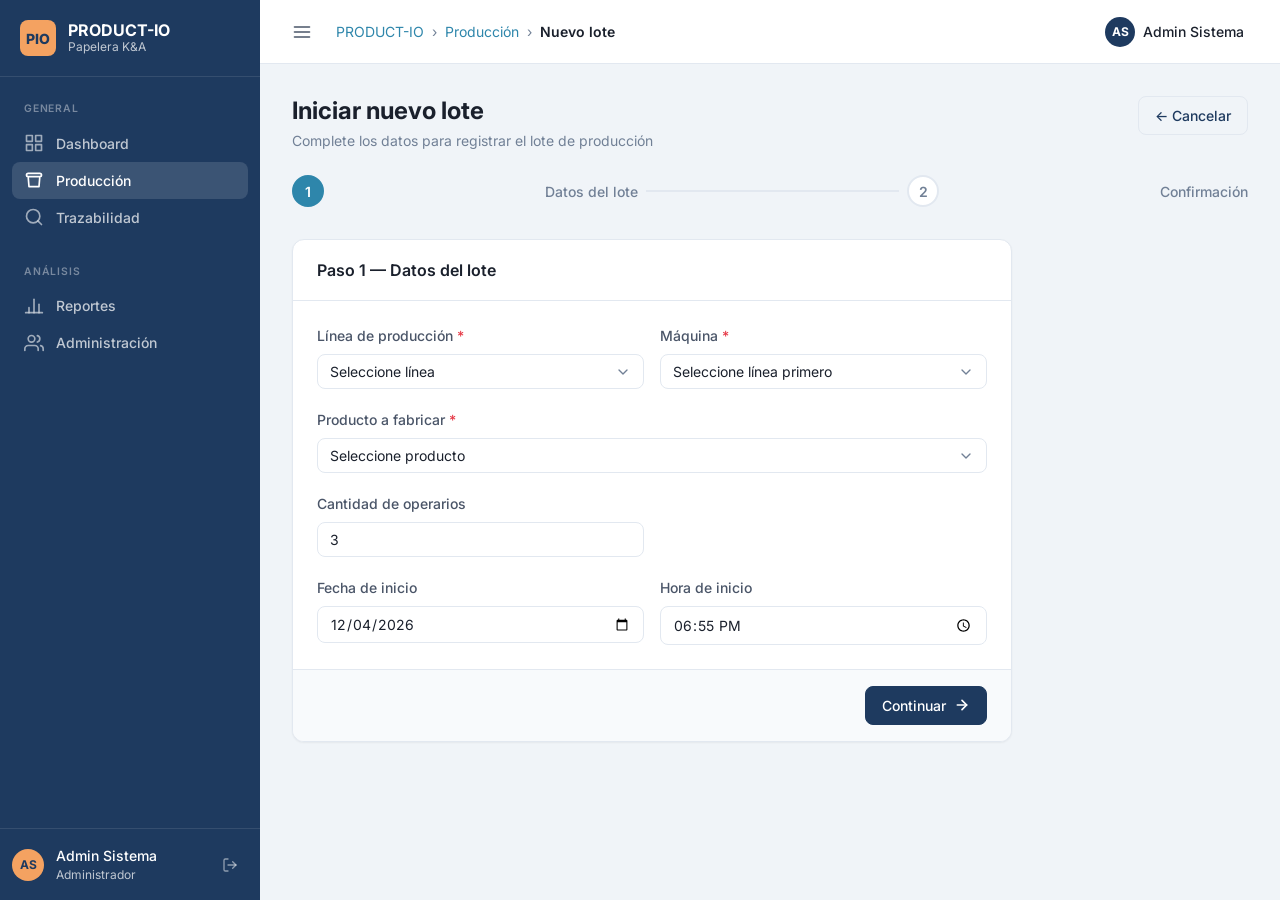
<file: High-Fidelity Prototype for PRODUCT-IO/export/produccion-nuevo.html>
<!DOCTYPE html>
<html lang="es">
<head>
  <meta charset="UTF-8">
  <meta name="viewport" content="width=device-width, initial-scale=1.0">
  <title>PRODUCT-IO — Iniciar nuevo lote</title>
  <link rel="preconnect" href="https://fonts.googleapis.com">
  <link rel="preconnect" href="https://fonts.gstatic.com" crossorigin>
  <link href="https://fonts.googleapis.com/css2?family=Inter:wght@300;400;500;600;700;800&display=swap" rel="stylesheet">
  <link rel="stylesheet" href="css/variables.css">
  <link rel="stylesheet" href="css/base.css">
  <link rel="stylesheet" href="css/components.css">
  <link rel="stylesheet" href="css/layout.css">
</head>
<body>

<div class="app">

  <!-- SIDEBAR -->
  <aside class="sidebar" role="navigation" aria-label="Menú principal">
    <a href="dashboard.html" class="sidebar__brand">
      <div class="sidebar__brand-logo">PIO</div>
      <div class="sidebar__brand-text">
        <span class="sidebar__brand-name">PRODUCT-IO</span>
        <span class="sidebar__brand-tagline">Papelera K&amp;A</span>
      </div>
    </a>
    <nav class="sidebar__nav">
      <div class="sidebar__nav-group">
        <div class="sidebar__nav-group-label">General</div>
        <a href="dashboard.html" class="sidebar__nav-item"><svg class="sidebar__nav-item-icon" xmlns="http://www.w3.org/2000/svg" viewBox="0 0 24 24" fill="none" stroke="currentColor" stroke-width="2" stroke-linecap="round" stroke-linejoin="round"><rect x="3" y="3" width="7" height="7"/><rect x="14" y="3" width="7" height="7"/><rect x="14" y="14" width="7" height="7"/><rect x="3" y="14" width="7" height="7"/></svg><span class="sidebar__nav-item-label">Dashboard</span></a>
        <a href="produccion.html" class="sidebar__nav-item sidebar__nav-item--active"><svg class="sidebar__nav-item-icon" xmlns="http://www.w3.org/2000/svg" viewBox="0 0 24 24" fill="none" stroke="currentColor" stroke-width="2" stroke-linecap="round" stroke-linejoin="round"><path d="M5 8h14M5 8a2 2 0 010-4h14a2 2 0 010 4M5 8l1 12h12l1-12"/></svg><span class="sidebar__nav-item-label">Producción</span></a>
        <a href="trazabilidad.html" class="sidebar__nav-item"><svg class="sidebar__nav-item-icon" xmlns="http://www.w3.org/2000/svg" viewBox="0 0 24 24" fill="none" stroke="currentColor" stroke-width="2" stroke-linecap="round" stroke-linejoin="round"><circle cx="11" cy="11" r="8"/><path d="m21 21-4.35-4.35"/></svg><span class="sidebar__nav-item-label">Trazabilidad</span></a>
      </div>
      <div class="sidebar__nav-group">
        <div class="sidebar__nav-group-label">Análisis</div>
        <a href="reportes.html" class="sidebar__nav-item"><svg class="sidebar__nav-item-icon" xmlns="http://www.w3.org/2000/svg" viewBox="0 0 24 24" fill="none" stroke="currentColor" stroke-width="2" stroke-linecap="round" stroke-linejoin="round"><line x1="18" y1="20" x2="18" y2="10"/><line x1="12" y1="20" x2="12" y2="4"/><line x1="6" y1="20" x2="6" y2="14"/><line x1="2" y1="20" x2="22" y2="20"/></svg><span class="sidebar__nav-item-label">Reportes</span></a>
        <a href="admin.html" class="sidebar__nav-item"><svg class="sidebar__nav-item-icon" xmlns="http://www.w3.org/2000/svg" viewBox="0 0 24 24" fill="none" stroke="currentColor" stroke-width="2" stroke-linecap="round" stroke-linejoin="round"><path d="M17 21v-2a4 4 0 00-4-4H5a4 4 0 00-4 4v2"/><circle cx="9" cy="7" r="4"/><path d="M23 21v-2a4 4 0 00-3-3.87M16 3.13a4 4 0 010 7.75"/></svg><span class="sidebar__nav-item-label">Administración</span></a>
      </div>
    </nav>
    <div class="sidebar__footer">
      <div class="sidebar__user-avatar">AS</div>
      <div class="sidebar__user-info">
        <div class="sidebar__user-name">Admin Sistema</div>
        <div class="sidebar__user-role">Administrador</div>
      </div>
      <button class="btn btn--ghost btn--icon" data-action="logout" title="Cerrar sesión" style="color:rgba(255,255,255,0.5)">
        <svg xmlns="http://www.w3.org/2000/svg" viewBox="0 0 24 24" fill="none" stroke="currentColor" stroke-width="2" stroke-linecap="round" stroke-linejoin="round"><path d="M9 21H5a2 2 0 01-2-2V5a2 2 0 012-2h4"/><polyline points="16 17 21 12 16 7"/><line x1="21" y1="12" x2="9" y2="12"/></svg>
      </button>
    </div>
  </aside>

  <!-- MAIN -->
  <div class="app__main">

    <header class="header" role="banner">
      <div class="header__left">
        <button class="header__menu-btn" aria-label="Abrir menú"><svg xmlns="http://www.w3.org/2000/svg" viewBox="0 0 24 24" fill="none" stroke="currentColor" stroke-width="2" stroke-linecap="round" stroke-linejoin="round"><line x1="3" y1="12" x2="21" y2="12"/><line x1="3" y1="6" x2="21" y2="6"/><line x1="3" y1="18" x2="21" y2="18"/></svg></button>
        <nav class="header__breadcrumb" aria-label="Migas de pan">
          <a href="dashboard.html">PRODUCT-IO</a><span>›</span>
          <a href="produccion.html">Producción</a><span>›</span>
          <span class="header__breadcrumb-current">Nuevo lote</span>
        </nav>
      </div>
      <div class="header__right">
        <div class="header__user">
          <div class="header__user-avatar">AS</div>
          <span class="header__user-name">Admin Sistema</span>
        </div>
      </div>
    </header>

    <!-- Content -->
    <main class="app__content">

      <div class="page-header">
        <div class="page-header__titles">
          <h1 class="page-header__title">Iniciar nuevo lote</h1>
          <p class="page-header__subtitle">Complete los datos para registrar el lote de producción</p>
        </div>
        <div class="page-header__actions">
          <a href="produccion.html" class="btn btn--outline">← Cancelar</a>
        </div>
      </div>

      <!-- Stepper -->
      <div class="stepper" role="navigation" aria-label="Pasos del formulario">
        <div class="stepper__step stepper__step--active" id="stepper-circle-1">
          <div class="stepper__circle">1</div>
        </div>
        <span class="stepper__label stepper__step--active" id="stepper-label-1">Datos del lote</span>
        <div class="stepper__line" id="stepper-line"></div>
        <div class="stepper__step" id="stepper-circle-2">
          <div class="stepper__circle">2</div>
        </div>
        <span class="stepper__label" id="stepper-label-2">Confirmación</span>
      </div>

      <!-- Form container -->
      <div class="card" style="max-width:720px">
        <form id="form-new-batch" novalidate>

          <!-- Step 1 panel -->
          <div id="step-panel-1">
            <div class="card__header">
              <h2 class="card__title">Paso 1 — Datos del lote</h2>
            </div>
            <div class="card__body" style="display:flex;flex-direction:column;gap:var(--space-5)">

              <div class="form-row">
                <div class="form-field">
                  <label class="form-field__label form-field__label--required" for="input-line">Línea de producción</label>
                  <select id="input-line" class="form-field__select">
                    <option value="">Seleccione línea</option>
                    <option value="L1">L1 — Servilletera</option>
                    <option value="L2">L2 — Bolseadora</option>
                    <option value="L3">L3 — Troqueladora</option>
                    <option value="L4">L4 — Pajillera</option>
                    <option value="L5">L5 — Vasos Térmicos</option>
                  </select>
                </div>
                <div class="form-field">
                  <label class="form-field__label form-field__label--required" for="input-machine">Máquina</label>
                  <select id="input-machine" class="form-field__select">
                    <option value="">Seleccione línea primero</option>
                  </select>
                </div>
              </div>

              <div class="form-field">
                <label class="form-field__label form-field__label--required" for="input-product">Producto a fabricar</label>
                <select id="input-product" class="form-field__select">
                  <option value="">Seleccione producto</option>
                  <optgroup label="Servilletas">
                    <option value="SRV-NAT-200U">Servilletas Natural 200u — SRV-NAT-200U</option>
                    <option value="SRV-BLC-100U">Servilletas Blancas 100u — SRV-BLC-100U</option>
                  </optgroup>
                  <optgroup label="Bolsitas">
                    <option value="BOL-KRAFT-500">Bolsitas Kraft 500u — BOL-KRAFT-500</option>
                    <option value="BOL-PLST-1000">Bolsitas Plástico 1000u — BOL-PLST-1000</option>
                  </optgroup>
                  <optgroup label="Troquelados">
                    <option value="TRQ-CIRCU-100">Troquelado Circular 100u — TRQ-CIRCU-100</option>
                  </optgroup>
                  <optgroup label="Pajitas">
                    <option value="PAJ-PLX-6MM">Pajitas Flex 6mm x500 — PAJ-PLX-6MM</option>
                  </optgroup>
                  <optgroup label="Vasos">
                    <option value="VAS-TERM-8OZ">Vaso Térmico 8oz x50 — VAS-TERM-8OZ</option>
                  </optgroup>
                </select>
              </div>

              <div class="form-row">
                <div class="form-field">
                  <label class="form-field__label" for="input-employees">Cantidad de operarios</label>
                  <input id="input-employees" type="number" class="form-field__input" placeholder="Ej: 3" min="1" max="20" value="3">
                </div>
                <div class="form-field">
                  <!-- empty cell for alignment -->
                </div>
              </div>

              <div class="form-row">
                <div class="form-field">
                  <label class="form-field__label" for="input-date">Fecha de inicio</label>
                  <input id="input-date" type="date" class="form-field__input">
                </div>
                <div class="form-field">
                  <label class="form-field__label" for="input-time">Hora de inicio</label>
                  <input id="input-time" type="time" class="form-field__input">
                </div>
              </div>

            </div>
            <div class="card__footer">
              <button type="button" id="btn-next" class="btn btn--primary">
                Continuar
                <svg xmlns="http://www.w3.org/2000/svg" viewBox="0 0 24 24" fill="none" stroke="currentColor" stroke-width="2.5" stroke-linecap="round" stroke-linejoin="round"><line x1="5" y1="12" x2="19" y2="12"/><polyline points="12 5 19 12 12 19"/></svg>
              </button>
            </div>
          </div>

          <!-- Step 2 panel (hidden initially) -->
          <div id="step-panel-2" style="display:none">
            <div class="card__header">
              <h2 class="card__title">Paso 2 — Confirmar datos</h2>
            </div>
            <div class="card__body">
              <div class="confirm-box">
                <div class="confirm-box__title">Resumen del lote a iniciar</div>
                <div class="confirm-box__grid" id="confirm-grid">
                  <!-- Populated by JS -->
                </div>
              </div>
            </div>
            <div class="card__footer">
              <button type="button" id="btn-back" class="btn btn--outline">
                <svg xmlns="http://www.w3.org/2000/svg" viewBox="0 0 24 24" fill="none" stroke="currentColor" stroke-width="2.5" stroke-linecap="round" stroke-linejoin="round"><line x1="19" y1="12" x2="5" y2="12"/><polyline points="12 19 5 12 12 5"/></svg>
                Volver
              </button>
              <button type="button" id="btn-submit" class="btn btn--success">
                <svg xmlns="http://www.w3.org/2000/svg" viewBox="0 0 24 24" fill="none" stroke="currentColor" stroke-width="2.5" stroke-linecap="round" stroke-linejoin="round"><polyline points="9 11 12 14 22 4"/><path d="M21 12v7a2 2 0 01-2 2H5a2 2 0 01-2-2V5a2 2 0 012-2h11"/></svg>
                Iniciar lote
              </button>
            </div>
          </div>

        </form>
      </div>

    </main>

  </div>

</div>

<div class="sidebar-overlay"></div>
<div class="toast" role="status" aria-live="polite"></div>
<script src="js/main.js"></script>
<script src="js/production.js"></script>
<script>
  /* Pre-fill today's date and current time */
  document.addEventListener('DOMContentLoaded', function () {
    var now = new Date();
    var dateStr = now.toISOString().slice(0, 10);
    var timeStr = now.toTimeString().slice(0, 5);
    document.getElementById('input-date').value = dateStr;
    document.getElementById('input-time').value = timeStr;
  });
</script>

</body>
</html>
</file>
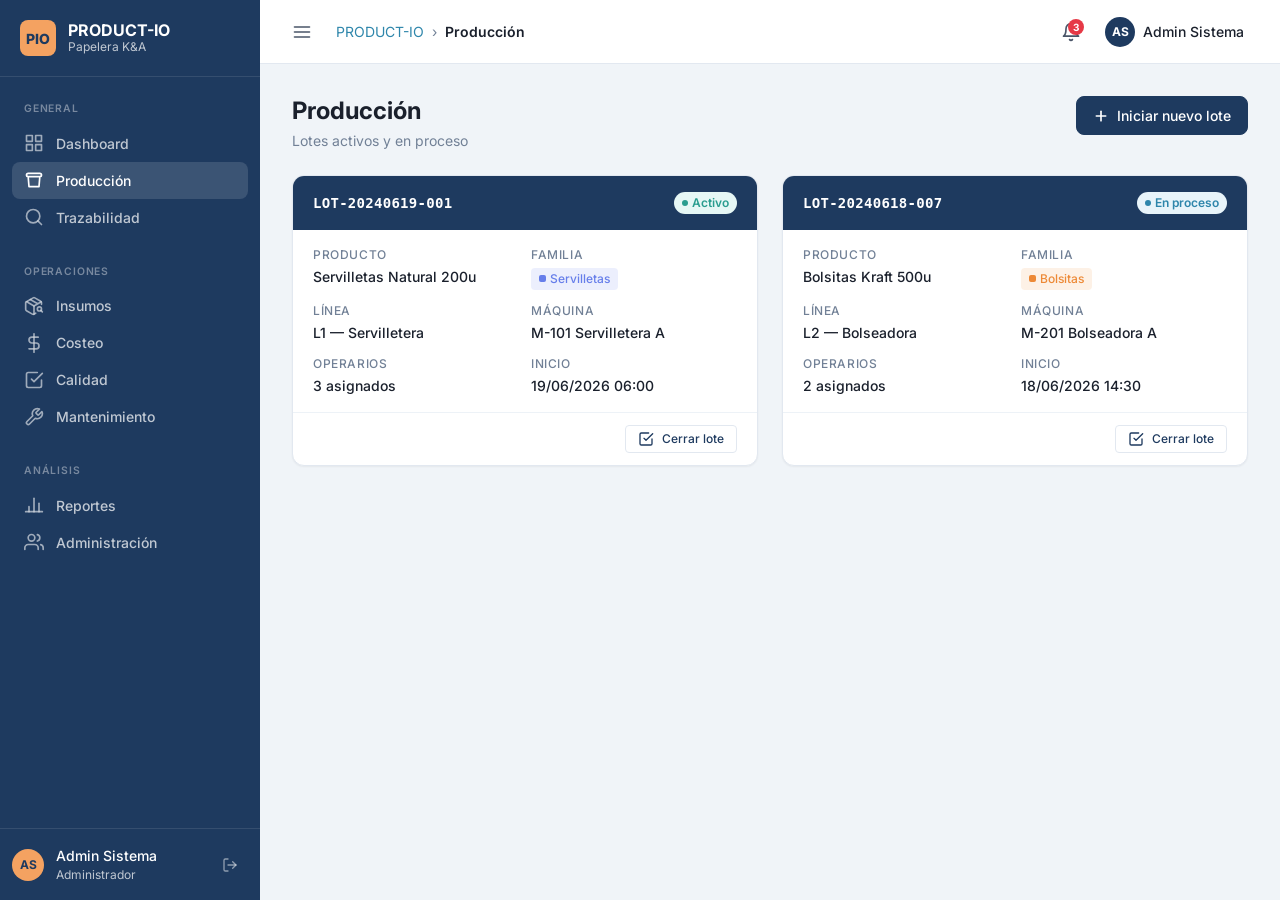
<file: High-Fidelity Prototype for PRODUCT-IO/export/produccion.html>
<!DOCTYPE html>
<html lang="es">
<head>
  <meta charset="UTF-8">
  <meta name="viewport" content="width=device-width, initial-scale=1.0">
  <title>PRODUCT-IO — Producción</title>
  <link rel="preconnect" href="https://fonts.googleapis.com">
  <link rel="preconnect" href="https://fonts.gstatic.com" crossorigin>
  <link href="https://fonts.googleapis.com/css2?family=Inter:wght@300;400;500;600;700;800&display=swap" rel="stylesheet">
  <link rel="stylesheet" href="css/variables.css">
  <link rel="stylesheet" href="css/base.css">
  <link rel="stylesheet" href="css/components.css">
  <link rel="stylesheet" href="css/layout.css">
</head>
<body>

<div class="app">

  <!-- SIDEBAR (shared partial — in a real backend this would be a server include) -->
  <aside class="sidebar" role="navigation" aria-label="Menú principal">
    <a href="dashboard.html" class="sidebar__brand">
      <div class="sidebar__brand-logo">PIO</div>
      <div class="sidebar__brand-text">
        <span class="sidebar__brand-name">PRODUCT-IO</span>
        <span class="sidebar__brand-tagline">Papelera K&amp;A</span>
      </div>
    </a>
    <nav class="sidebar__nav">
      <div class="sidebar__nav-group">
        <div class="sidebar__nav-group-label">General</div>
        <a href="dashboard.html" class="sidebar__nav-item">
          <svg class="sidebar__nav-item-icon" xmlns="http://www.w3.org/2000/svg" viewBox="0 0 24 24" fill="none" stroke="currentColor" stroke-width="2" stroke-linecap="round" stroke-linejoin="round"><rect x="3" y="3" width="7" height="7"/><rect x="14" y="3" width="7" height="7"/><rect x="14" y="14" width="7" height="7"/><rect x="3" y="14" width="7" height="7"/></svg>
          <span class="sidebar__nav-item-label">Dashboard</span>
        </a>
        <a href="produccion.html" class="sidebar__nav-item sidebar__nav-item--active">
          <svg class="sidebar__nav-item-icon" xmlns="http://www.w3.org/2000/svg" viewBox="0 0 24 24" fill="none" stroke="currentColor" stroke-width="2" stroke-linecap="round" stroke-linejoin="round"><path d="M5 8h14M5 8a2 2 0 010-4h14a2 2 0 010 4M5 8l1 12h12l1-12"/></svg>
          <span class="sidebar__nav-item-label">Producción</span>
        </a>
        <a href="trazabilidad.html" class="sidebar__nav-item">
          <svg class="sidebar__nav-item-icon" xmlns="http://www.w3.org/2000/svg" viewBox="0 0 24 24" fill="none" stroke="currentColor" stroke-width="2" stroke-linecap="round" stroke-linejoin="round"><circle cx="11" cy="11" r="8"/><path d="m21 21-4.35-4.35"/></svg>
          <span class="sidebar__nav-item-label">Trazabilidad</span>
        </a>
      </div>
      <div class="sidebar__nav-group">
        <div class="sidebar__nav-group-label">Operaciones</div>
        <a href="#" class="sidebar__nav-item"><svg class="sidebar__nav-item-icon" xmlns="http://www.w3.org/2000/svg" viewBox="0 0 24 24" fill="none" stroke="currentColor" stroke-width="2" stroke-linecap="round" stroke-linejoin="round"><path d="M21 10V8a2 2 0 00-1-1.73l-7-4a2 2 0 00-2 0l-7 4A2 2 0 002 8v8a2 2 0 001 1.73l7 4a2 2 0 002 0l2-1.14"/><path d="M16.5 9.4L7.55 4.24M3.29 7L12 12l8.71-5"/><path d="M12 22V12"/><circle cx="18.5" cy="15.5" r="2.5"/><path d="M20.27 17.27L22 19"/></svg><span class="sidebar__nav-item-label">Insumos</span></a>
        <a href="#" class="sidebar__nav-item"><svg class="sidebar__nav-item-icon" xmlns="http://www.w3.org/2000/svg" viewBox="0 0 24 24" fill="none" stroke="currentColor" stroke-width="2" stroke-linecap="round" stroke-linejoin="round"><line x1="12" y1="1" x2="12" y2="23"/><path d="M17 5H9.5a3.5 3.5 0 000 7h5a3.5 3.5 0 010 7H6"/></svg><span class="sidebar__nav-item-label">Costeo</span></a>
        <a href="#" class="sidebar__nav-item"><svg class="sidebar__nav-item-icon" xmlns="http://www.w3.org/2000/svg" viewBox="0 0 24 24" fill="none" stroke="currentColor" stroke-width="2" stroke-linecap="round" stroke-linejoin="round"><polyline points="9 11 12 14 22 4"/><path d="M21 12v7a2 2 0 01-2 2H5a2 2 0 01-2-2V5a2 2 0 012-2h11"/></svg><span class="sidebar__nav-item-label">Calidad</span></a>
        <a href="#" class="sidebar__nav-item"><svg class="sidebar__nav-item-icon" xmlns="http://www.w3.org/2000/svg" viewBox="0 0 24 24" fill="none" stroke="currentColor" stroke-width="2" stroke-linecap="round" stroke-linejoin="round"><path d="M14.7 6.3a1 1 0 000 1.4l1.6 1.6a1 1 0 001.4 0l3.77-3.77a6 6 0 01-7.94 7.94l-6.91 6.91a2.12 2.12 0 01-3-3l6.91-6.91a6 6 0 017.94-7.94l-3.76 3.76z"/></svg><span class="sidebar__nav-item-label">Mantenimiento</span></a>
      </div>
      <div class="sidebar__nav-group">
        <div class="sidebar__nav-group-label">Análisis</div>
        <a href="reportes.html" class="sidebar__nav-item"><svg class="sidebar__nav-item-icon" xmlns="http://www.w3.org/2000/svg" viewBox="0 0 24 24" fill="none" stroke="currentColor" stroke-width="2" stroke-linecap="round" stroke-linejoin="round"><line x1="18" y1="20" x2="18" y2="10"/><line x1="12" y1="20" x2="12" y2="4"/><line x1="6" y1="20" x2="6" y2="14"/><line x1="2" y1="20" x2="22" y2="20"/></svg><span class="sidebar__nav-item-label">Reportes</span></a>
        <a href="admin.html" class="sidebar__nav-item"><svg class="sidebar__nav-item-icon" xmlns="http://www.w3.org/2000/svg" viewBox="0 0 24 24" fill="none" stroke="currentColor" stroke-width="2" stroke-linecap="round" stroke-linejoin="round"><path d="M17 21v-2a4 4 0 00-4-4H5a4 4 0 00-4 4v2"/><circle cx="9" cy="7" r="4"/><path d="M23 21v-2a4 4 0 00-3-3.87M16 3.13a4 4 0 010 7.75"/></svg><span class="sidebar__nav-item-label">Administración</span></a>
      </div>
    </nav>
    <div class="sidebar__footer">
      <div class="sidebar__user-avatar">AS</div>
      <div class="sidebar__user-info">
        <div class="sidebar__user-name">Admin Sistema</div>
        <div class="sidebar__user-role">Administrador</div>
      </div>
      <button class="btn btn--ghost btn--icon" data-action="logout" title="Cerrar sesión" style="color:rgba(255,255,255,0.5)">
        <svg xmlns="http://www.w3.org/2000/svg" viewBox="0 0 24 24" fill="none" stroke="currentColor" stroke-width="2" stroke-linecap="round" stroke-linejoin="round"><path d="M9 21H5a2 2 0 01-2-2V5a2 2 0 012-2h4"/><polyline points="16 17 21 12 16 7"/><line x1="21" y1="12" x2="9" y2="12"/></svg>
      </button>
    </div>
  </aside>

  <!-- MAIN -->
  <div class="app__main">

    <!-- Header -->
    <header class="header" role="banner">
      <div class="header__left">
        <button class="header__menu-btn" aria-label="Abrir menú">
          <svg xmlns="http://www.w3.org/2000/svg" viewBox="0 0 24 24" fill="none" stroke="currentColor" stroke-width="2" stroke-linecap="round" stroke-linejoin="round"><line x1="3" y1="12" x2="21" y2="12"/><line x1="3" y1="6" x2="21" y2="6"/><line x1="3" y1="18" x2="21" y2="18"/></svg>
        </button>
        <nav class="header__breadcrumb" aria-label="Migas de pan">
          <a href="dashboard.html">PRODUCT-IO</a>
          <span>›</span>
          <span class="header__breadcrumb-current">Producción</span>
        </nav>
      </div>
      <div class="header__right">
        <div class="header__notif" role="button" tabindex="0" aria-label="3 notificaciones">
          <svg xmlns="http://www.w3.org/2000/svg" viewBox="0 0 24 24" fill="none" stroke="currentColor" stroke-width="2" stroke-linecap="round" stroke-linejoin="round"><path d="M18 8A6 6 0 006 8c0 7-3 9-3 9h18s-3-2-3-9"/><path d="M13.73 21a2 2 0 01-3.46 0"/></svg>
          <span class="header__notif-badge">3</span>
        </div>
        <div class="header__user">
          <div class="header__user-avatar">AS</div>
          <span class="header__user-name">Admin Sistema</span>
        </div>
      </div>
    </header>

    <!-- Content -->
    <main class="app__content">

      <!-- Page header -->
      <div class="page-header">
        <div class="page-header__titles">
          <h1 class="page-header__title">Producción</h1>
          <p class="page-header__subtitle">Lotes activos y en proceso</p>
        </div>
        <div class="page-header__actions">
          <a href="produccion-nuevo.html" class="btn btn--primary">
            <svg xmlns="http://www.w3.org/2000/svg" viewBox="0 0 24 24" fill="none" stroke="currentColor" stroke-width="2.5" stroke-linecap="round" stroke-linejoin="round"><line x1="12" y1="5" x2="12" y2="19"/><line x1="5" y1="12" x2="19" y2="12"/></svg>
            Iniciar nuevo lote
          </a>
        </div>
      </div>

      <!-- Active batch cards -->
      <div class="grid grid--2 section-gap">

        <!-- Batch card 1 -->
        <div class="batch-card">
          <div class="batch-card__header">
            <span class="batch-card__id">LOT-20240619-001</span>
            <span class="badge badge--active">Activo</span>
          </div>
          <div class="batch-card__body">
            <div class="batch-card__info-grid">
              <div class="batch-card__info-item">
                <div class="batch-card__info-label">Producto</div>
                <div class="batch-card__info-value">Servilletas Natural 200u</div>
              </div>
              <div class="batch-card__info-item">
                <div class="batch-card__info-label">Familia</div>
                <div class="batch-card__info-value"><span class="family-chip family-chip--servilletas">Servilletas</span></div>
              </div>
              <div class="batch-card__info-item">
                <div class="batch-card__info-label">Línea</div>
                <div class="batch-card__info-value">L1 — Servilletera</div>
              </div>
              <div class="batch-card__info-item">
                <div class="batch-card__info-label">Máquina</div>
                <div class="batch-card__info-value">M-101 Servilletera A</div>
              </div>
              <div class="batch-card__info-item">
                <div class="batch-card__info-label">Operarios</div>
                <div class="batch-card__info-value">3 asignados</div>
              </div>
              <div class="batch-card__info-item">
                <div class="batch-card__info-label">Inicio</div>
                <div class="batch-card__info-value">19/06/2026 06:00</div>
              </div>
            </div>
          </div>
          <div class="batch-card__footer">
            <a href="produccion-cerrar.html" class="btn btn--outline btn--sm">
              <svg xmlns="http://www.w3.org/2000/svg" viewBox="0 0 24 24" fill="none" stroke="currentColor" stroke-width="2" stroke-linecap="round" stroke-linejoin="round"><polyline points="9 11 12 14 22 4"/><path d="M21 12v7a2 2 0 01-2 2H5a2 2 0 01-2-2V5a2 2 0 012-2h11"/></svg>
              Cerrar lote
            </a>
          </div>
        </div>

        <!-- Batch card 2 -->
        <div class="batch-card">
          <div class="batch-card__header">
            <span class="batch-card__id">LOT-20240618-007</span>
            <span class="badge badge--in-progress">En proceso</span>
          </div>
          <div class="batch-card__body">
            <div class="batch-card__info-grid">
              <div class="batch-card__info-item">
                <div class="batch-card__info-label">Producto</div>
                <div class="batch-card__info-value">Bolsitas Kraft 500u</div>
              </div>
              <div class="batch-card__info-item">
                <div class="batch-card__info-label">Familia</div>
                <div class="batch-card__info-value"><span class="family-chip family-chip--bolsitas">Bolsitas</span></div>
              </div>
              <div class="batch-card__info-item">
                <div class="batch-card__info-label">Línea</div>
                <div class="batch-card__info-value">L2 — Bolseadora</div>
              </div>
              <div class="batch-card__info-item">
                <div class="batch-card__info-label">Máquina</div>
                <div class="batch-card__info-value">M-201 Bolseadora A</div>
              </div>
              <div class="batch-card__info-item">
                <div class="batch-card__info-label">Operarios</div>
                <div class="batch-card__info-value">2 asignados</div>
              </div>
              <div class="batch-card__info-item">
                <div class="batch-card__info-label">Inicio</div>
                <div class="batch-card__info-value">18/06/2026 14:30</div>
              </div>
            </div>
          </div>
          <div class="batch-card__footer">
            <a href="produccion-cerrar.html" class="btn btn--outline btn--sm">
              <svg xmlns="http://www.w3.org/2000/svg" viewBox="0 0 24 24" fill="none" stroke="currentColor" stroke-width="2" stroke-linecap="round" stroke-linejoin="round"><polyline points="9 11 12 14 22 4"/><path d="M21 12v7a2 2 0 01-2 2H5a2 2 0 01-2-2V5a2 2 0 012-2h11"/></svg>
              Cerrar lote
            </a>
          </div>
        </div>

      </div>

    </main>

  </div>

</div>

<div class="sidebar-overlay"></div>
<div class="toast" role="status" aria-live="polite"></div>
<script src="js/main.js"></script>

</body>
</html>
</file>
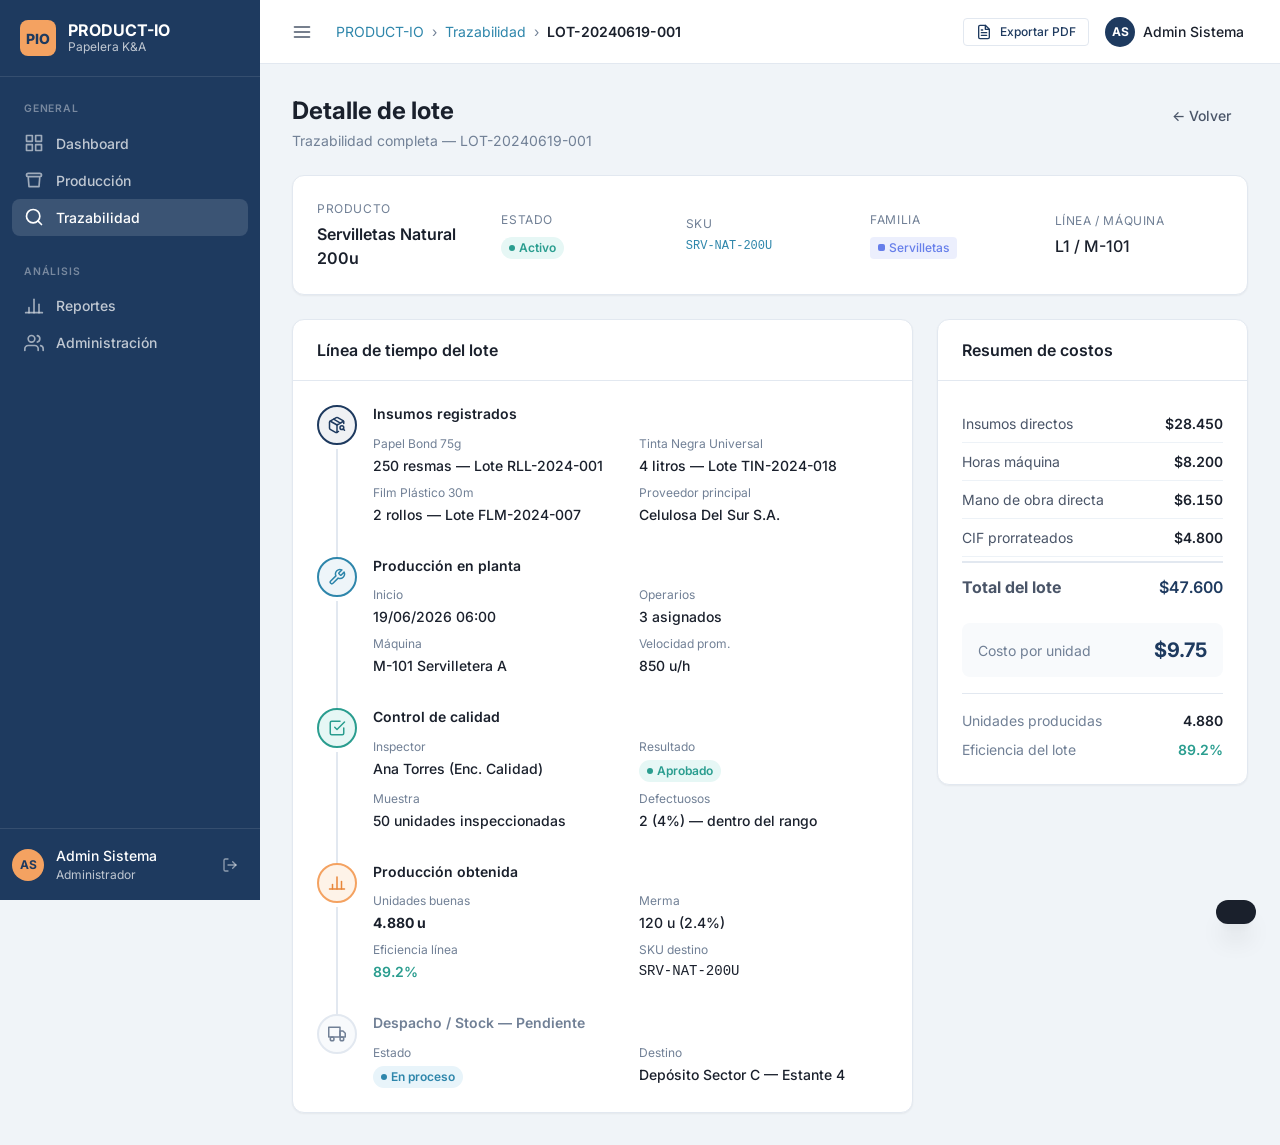
<file: High-Fidelity Prototype for PRODUCT-IO/export/trazabilidad-detalle.html>
<!DOCTYPE html>
<html lang="es">
<head>
  <meta charset="UTF-8">
  <meta name="viewport" content="width=device-width, initial-scale=1.0">
  <title>PRODUCT-IO — Detalle de lote</title>
  <link rel="preconnect" href="https://fonts.googleapis.com">
  <link rel="preconnect" href="https://fonts.gstatic.com" crossorigin>
  <link href="https://fonts.googleapis.com/css2?family=Inter:wght@300;400;500;600;700;800&display=swap" rel="stylesheet">
  <link rel="stylesheet" href="css/variables.css">
  <link rel="stylesheet" href="css/base.css">
  <link rel="stylesheet" href="css/components.css">
  <link rel="stylesheet" href="css/layout.css">
</head>
<body>

<div class="app">

  <!-- SIDEBAR -->
  <aside class="sidebar" role="navigation" aria-label="Menú principal">
    <a href="dashboard.html" class="sidebar__brand"><div class="sidebar__brand-logo">PIO</div><div class="sidebar__brand-text"><span class="sidebar__brand-name">PRODUCT-IO</span><span class="sidebar__brand-tagline">Papelera K&amp;A</span></div></a>
    <nav class="sidebar__nav">
      <div class="sidebar__nav-group"><div class="sidebar__nav-group-label">General</div>
        <a href="dashboard.html" class="sidebar__nav-item"><svg class="sidebar__nav-item-icon" xmlns="http://www.w3.org/2000/svg" viewBox="0 0 24 24" fill="none" stroke="currentColor" stroke-width="2" stroke-linecap="round" stroke-linejoin="round"><rect x="3" y="3" width="7" height="7"/><rect x="14" y="3" width="7" height="7"/><rect x="14" y="14" width="7" height="7"/><rect x="3" y="14" width="7" height="7"/></svg><span class="sidebar__nav-item-label">Dashboard</span></a>
        <a href="produccion.html" class="sidebar__nav-item"><svg class="sidebar__nav-item-icon" xmlns="http://www.w3.org/2000/svg" viewBox="0 0 24 24" fill="none" stroke="currentColor" stroke-width="2" stroke-linecap="round" stroke-linejoin="round"><path d="M5 8h14M5 8a2 2 0 010-4h14a2 2 0 010 4M5 8l1 12h12l1-12"/></svg><span class="sidebar__nav-item-label">Producción</span></a>
        <a href="trazabilidad.html" class="sidebar__nav-item sidebar__nav-item--active"><svg class="sidebar__nav-item-icon" xmlns="http://www.w3.org/2000/svg" viewBox="0 0 24 24" fill="none" stroke="currentColor" stroke-width="2" stroke-linecap="round" stroke-linejoin="round"><circle cx="11" cy="11" r="8"/><path d="m21 21-4.35-4.35"/></svg><span class="sidebar__nav-item-label">Trazabilidad</span></a>
      </div>
      <div class="sidebar__nav-group"><div class="sidebar__nav-group-label">Análisis</div>
        <a href="reportes.html" class="sidebar__nav-item"><svg class="sidebar__nav-item-icon" xmlns="http://www.w3.org/2000/svg" viewBox="0 0 24 24" fill="none" stroke="currentColor" stroke-width="2" stroke-linecap="round" stroke-linejoin="round"><line x1="18" y1="20" x2="18" y2="10"/><line x1="12" y1="20" x2="12" y2="4"/><line x1="6" y1="20" x2="6" y2="14"/><line x1="2" y1="20" x2="22" y2="20"/></svg><span class="sidebar__nav-item-label">Reportes</span></a>
        <a href="admin.html" class="sidebar__nav-item"><svg class="sidebar__nav-item-icon" xmlns="http://www.w3.org/2000/svg" viewBox="0 0 24 24" fill="none" stroke="currentColor" stroke-width="2" stroke-linecap="round" stroke-linejoin="round"><path d="M17 21v-2a4 4 0 00-4-4H5a4 4 0 00-4 4v2"/><circle cx="9" cy="7" r="4"/><path d="M23 21v-2a4 4 0 00-3-3.87M16 3.13a4 4 0 010 7.75"/></svg><span class="sidebar__nav-item-label">Administración</span></a>
      </div>
    </nav>
    <div class="sidebar__footer">
      <div class="sidebar__user-avatar">AS</div>
      <div class="sidebar__user-info"><div class="sidebar__user-name">Admin Sistema</div><div class="sidebar__user-role">Administrador</div></div>
      <button class="btn btn--ghost btn--icon" data-action="logout" style="color:rgba(255,255,255,0.5)"><svg xmlns="http://www.w3.org/2000/svg" viewBox="0 0 24 24" fill="none" stroke="currentColor" stroke-width="2" stroke-linecap="round" stroke-linejoin="round"><path d="M9 21H5a2 2 0 01-2-2V5a2 2 0 012-2h4"/><polyline points="16 17 21 12 16 7"/><line x1="21" y1="12" x2="9" y2="12"/></svg></button>
    </div>
  </aside>

  <!-- MAIN -->
  <div class="app__main">

    <header class="header" role="banner">
      <div class="header__left">
        <button class="header__menu-btn" aria-label="Abrir menú"><svg xmlns="http://www.w3.org/2000/svg" viewBox="0 0 24 24" fill="none" stroke="currentColor" stroke-width="2" stroke-linecap="round" stroke-linejoin="round"><line x1="3" y1="12" x2="21" y2="12"/><line x1="3" y1="6" x2="21" y2="6"/><line x1="3" y1="18" x2="21" y2="18"/></svg></button>
        <nav class="header__breadcrumb"><a href="dashboard.html">PRODUCT-IO</a><span>›</span><a href="trazabilidad.html">Trazabilidad</a><span>›</span><span class="header__breadcrumb-current">LOT-20240619-001</span></nav>
      </div>
      <div class="header__right">
        <button class="btn btn--outline btn--sm">
          <svg xmlns="http://www.w3.org/2000/svg" viewBox="0 0 24 24" fill="none" stroke="currentColor" stroke-width="2" stroke-linecap="round" stroke-linejoin="round"><path d="M14 2H6a2 2 0 00-2 2v16a2 2 0 002 2h12a2 2 0 002-2V8z"/><polyline points="14 2 14 8 20 8"/><line x1="16" y1="13" x2="8" y2="13"/><line x1="16" y1="17" x2="8" y2="17"/><polyline points="10 9 9 9 8 9"/></svg>
          Exportar PDF
        </button>
        <div class="header__user"><div class="header__user-avatar">AS</div><span class="header__user-name">Admin Sistema</span></div>
      </div>
    </header>

    <!-- Content -->
    <main class="app__content">

      <div class="page-header">
        <div class="page-header__titles">
          <h1 class="page-header__title">Detalle de lote</h1>
          <p class="page-header__subtitle">Trazabilidad completa — LOT-20240619-001</p>
        </div>
        <div class="page-header__actions">
          <a href="trazabilidad.html" class="btn btn--ghost">← Volver</a>
        </div>
      </div>

      <!-- Batch info card -->
      <div class="card mb-6">
        <div class="card__body" style="display:grid;grid-template-columns:repeat(5,1fr);gap:var(--space-4);align-items:center">
          <div>
            <div class="text-xs text-muted" style="text-transform:uppercase;letter-spacing:.05em;margin-bottom:4px">Producto</div>
            <div class="font-semibold">Servilletas Natural 200u</div>
          </div>
          <div>
            <div class="text-xs text-muted" style="text-transform:uppercase;letter-spacing:.05em;margin-bottom:4px">Estado</div>
            <div><span class="badge badge--active">Activo</span></div>
          </div>
          <div>
            <div class="text-xs text-muted" style="text-transform:uppercase;letter-spacing:.05em;margin-bottom:4px">SKU</div>
            <div class="data-table__cell--mono" style="display:block">SRV-NAT-200U</div>
          </div>
          <div>
            <div class="text-xs text-muted" style="text-transform:uppercase;letter-spacing:.05em;margin-bottom:4px">Familia</div>
            <div><span class="family-chip family-chip--servilletas">Servilletas</span></div>
          </div>
          <div>
            <div class="text-xs text-muted" style="text-transform:uppercase;letter-spacing:.05em;margin-bottom:4px">Línea / Máquina</div>
            <div class="font-medium">L1 / M-101</div>
          </div>
        </div>
      </div>

      <!-- Timeline + Cost summary -->
      <div class="grid grid--2" style="grid-template-columns:2fr 1fr;gap:var(--space-6);align-items:start">

        <!-- Left: Timeline -->
        <div class="card">
          <div class="card__header"><h2 class="card__title">Línea de tiempo del lote</h2></div>
          <div class="card__body">
            <div class="timeline">

              <!-- Insumos -->
              <div class="timeline__item">
                <div class="timeline__icon-wrap timeline__icon-wrap--primary">
                  <svg xmlns="http://www.w3.org/2000/svg" viewBox="0 0 24 24" fill="none" stroke="currentColor" stroke-width="2" stroke-linecap="round" stroke-linejoin="round"><path d="M21 10V8a2 2 0 00-1-1.73l-7-4a2 2 0 00-2 0l-7 4A2 2 0 002 8v8a2 2 0 001 1.73l7 4a2 2 0 002 0l2-1.14"/><path d="M16.5 9.4L7.55 4.24M3.29 7L12 12l8.71-5"/><path d="M12 22V12"/><circle cx="18.5" cy="15.5" r="2.5"/><path d="M20.27 17.27L22 19"/></svg>
                </div>
                <div class="timeline__content">
                  <div class="timeline__content-title">Insumos registrados</div>
                  <div class="timeline__detail-grid">
                    <div class="timeline__detail-item"><div class="timeline__detail-label">Papel Bond 75g</div><div class="timeline__detail-value">250 resmas — Lote RLL-2024-001</div></div>
                    <div class="timeline__detail-item"><div class="timeline__detail-label">Tinta Negra Universal</div><div class="timeline__detail-value">4 litros — Lote TIN-2024-018</div></div>
                    <div class="timeline__detail-item"><div class="timeline__detail-label">Film Plástico 30m</div><div class="timeline__detail-value">2 rollos — Lote FLM-2024-007</div></div>
                    <div class="timeline__detail-item"><div class="timeline__detail-label">Proveedor principal</div><div class="timeline__detail-value">Celulosa Del Sur S.A.</div></div>
                  </div>
                </div>
              </div>

              <!-- Producción -->
              <div class="timeline__item">
                <div class="timeline__icon-wrap timeline__icon-wrap--secondary">
                  <svg xmlns="http://www.w3.org/2000/svg" viewBox="0 0 24 24" fill="none" stroke="currentColor" stroke-width="2" stroke-linecap="round" stroke-linejoin="round"><path d="M14.7 6.3a1 1 0 000 1.4l1.6 1.6a1 1 0 001.4 0l3.77-3.77a6 6 0 01-7.94 7.94l-6.91 6.91a2.12 2.12 0 01-3-3l6.91-6.91a6 6 0 017.94-7.94l-3.76 3.76z"/></svg>
                </div>
                <div class="timeline__content">
                  <div class="timeline__content-title">Producción en planta</div>
                  <div class="timeline__detail-grid">
                    <div class="timeline__detail-item"><div class="timeline__detail-label">Inicio</div><div class="timeline__detail-value">19/06/2026 06:00</div></div>
                    <div class="timeline__detail-item"><div class="timeline__detail-label">Operarios</div><div class="timeline__detail-value">3 asignados</div></div>
                    <div class="timeline__detail-item"><div class="timeline__detail-label">Máquina</div><div class="timeline__detail-value">M-101 Servilletera A</div></div>
                    <div class="timeline__detail-item"><div class="timeline__detail-label">Velocidad prom.</div><div class="timeline__detail-value">850 u/h</div></div>
                  </div>
                </div>
              </div>

              <!-- Calidad -->
              <div class="timeline__item">
                <div class="timeline__icon-wrap timeline__icon-wrap--success">
                  <svg xmlns="http://www.w3.org/2000/svg" viewBox="0 0 24 24" fill="none" stroke="currentColor" stroke-width="2" stroke-linecap="round" stroke-linejoin="round"><polyline points="9 11 12 14 22 4"/><path d="M21 12v7a2 2 0 01-2 2H5a2 2 0 01-2-2V5a2 2 0 012-2h11"/></svg>
                </div>
                <div class="timeline__content">
                  <div class="timeline__content-title">Control de calidad</div>
                  <div class="timeline__detail-grid">
                    <div class="timeline__detail-item"><div class="timeline__detail-label">Inspector</div><div class="timeline__detail-value">Ana Torres (Enc. Calidad)</div></div>
                    <div class="timeline__detail-item"><div class="timeline__detail-label">Resultado</div><div class="timeline__detail-value"><span class="badge badge--active">Aprobado</span></div></div>
                    <div class="timeline__detail-item"><div class="timeline__detail-label">Muestra</div><div class="timeline__detail-value">50 unidades inspeccionadas</div></div>
                    <div class="timeline__detail-item"><div class="timeline__detail-label">Defectuosos</div><div class="timeline__detail-value">2 (4%) — dentro del rango</div></div>
                  </div>
                </div>
              </div>

              <!-- Salida -->
              <div class="timeline__item">
                <div class="timeline__icon-wrap timeline__icon-wrap--accent">
                  <svg xmlns="http://www.w3.org/2000/svg" viewBox="0 0 24 24" fill="none" stroke="currentColor" stroke-width="2" stroke-linecap="round" stroke-linejoin="round"><line x1="18" y1="20" x2="18" y2="10"/><line x1="12" y1="20" x2="12" y2="4"/><line x1="6" y1="20" x2="6" y2="14"/><line x1="2" y1="20" x2="22" y2="20"/></svg>
                </div>
                <div class="timeline__content">
                  <div class="timeline__content-title">Producción obtenida</div>
                  <div class="timeline__detail-grid">
                    <div class="timeline__detail-item"><div class="timeline__detail-label">Unidades buenas</div><div class="timeline__detail-value font-bold">4.880 u</div></div>
                    <div class="timeline__detail-item"><div class="timeline__detail-label">Merma</div><div class="timeline__detail-value">120 u (2.4%)</div></div>
                    <div class="timeline__detail-item"><div class="timeline__detail-label">Eficiencia línea</div><div class="timeline__detail-value text-success font-semibold">89.2%</div></div>
                    <div class="timeline__detail-item"><div class="timeline__detail-label">SKU destino</div><div class="timeline__detail-value data-table__cell--mono">SRV-NAT-200U</div></div>
                  </div>
                </div>
              </div>

              <!-- Despacho -->
              <div class="timeline__item">
                <div class="timeline__icon-wrap timeline__icon-wrap--muted">
                  <svg xmlns="http://www.w3.org/2000/svg" viewBox="0 0 24 24" fill="none" stroke="currentColor" stroke-width="2" stroke-linecap="round" stroke-linejoin="round"><rect x="1" y="3" width="15" height="13"/><polygon points="16 8 20 8 23 11 23 16 16 16 16 8"/><circle cx="5.5" cy="18.5" r="2.5"/><circle cx="18.5" cy="18.5" r="2.5"/></svg>
                </div>
                <div class="timeline__content" style="padding-bottom:0">
                  <div class="timeline__content-title" style="color:var(--color-text-muted)">Despacho / Stock — Pendiente</div>
                  <div class="timeline__detail-grid">
                    <div class="timeline__detail-item"><div class="timeline__detail-label">Estado</div><div class="timeline__detail-value"><span class="badge badge--in-progress">En proceso</span></div></div>
                    <div class="timeline__detail-item"><div class="timeline__detail-label">Destino</div><div class="timeline__detail-value">Depósito Sector C — Estante 4</div></div>
                  </div>
                </div>
              </div>

            </div>
          </div>
        </div>

        <!-- Right: Cost summary -->
        <div class="card" style="position:sticky;top:calc(var(--header-height) + var(--space-6))">
          <div class="card__header"><h2 class="card__title">Resumen de costos</h2></div>
          <div class="card__body">
            <div class="cost-summary">
              <div class="cost-summary__row">
                <span class="cost-summary__label">Insumos directos</span>
                <span class="cost-summary__value">$28.450</span>
              </div>
              <div class="cost-summary__row">
                <span class="cost-summary__label">Horas máquina</span>
                <span class="cost-summary__value">$8.200</span>
              </div>
              <div class="cost-summary__row">
                <span class="cost-summary__label">Mano de obra directa</span>
                <span class="cost-summary__value">$6.150</span>
              </div>
              <div class="cost-summary__row">
                <span class="cost-summary__label">CIF prorrateados</span>
                <span class="cost-summary__value">$4.800</span>
              </div>
              <div class="cost-summary__row cost-summary__row--total">
                <span class="cost-summary__label">Total del lote</span>
                <span class="cost-summary__value" style="color:var(--color-primary)">$47.600</span>
              </div>
            </div>
            <div class="cost-summary__per-unit">
              <span class="cost-summary__per-unit-label">Costo por unidad</span>
              <span class="cost-summary__per-unit-value">$9.75</span>
            </div>
            <div style="margin-top:var(--space-4);padding-top:var(--space-4);border-top:1px solid var(--color-border)">
              <div style="display:flex;justify-content:space-between;font-size:var(--font-size-sm);color:var(--color-text-muted);margin-bottom:var(--space-2)">
                <span>Unidades producidas</span><span class="font-semibold text-primary">4.880</span>
              </div>
              <div style="display:flex;justify-content:space-between;font-size:var(--font-size-sm);color:var(--color-text-muted)">
                <span>Eficiencia del lote</span>
                <span class="font-semibold text-success">89.2%</span>
              </div>
            </div>
          </div>
        </div>

      </div>

    </main>

  </div>

</div>

<div class="sidebar-overlay"></div>
<div class="toast" role="status" aria-live="polite"></div>
<script src="js/main.js"></script>

</body>
</html>
</file>
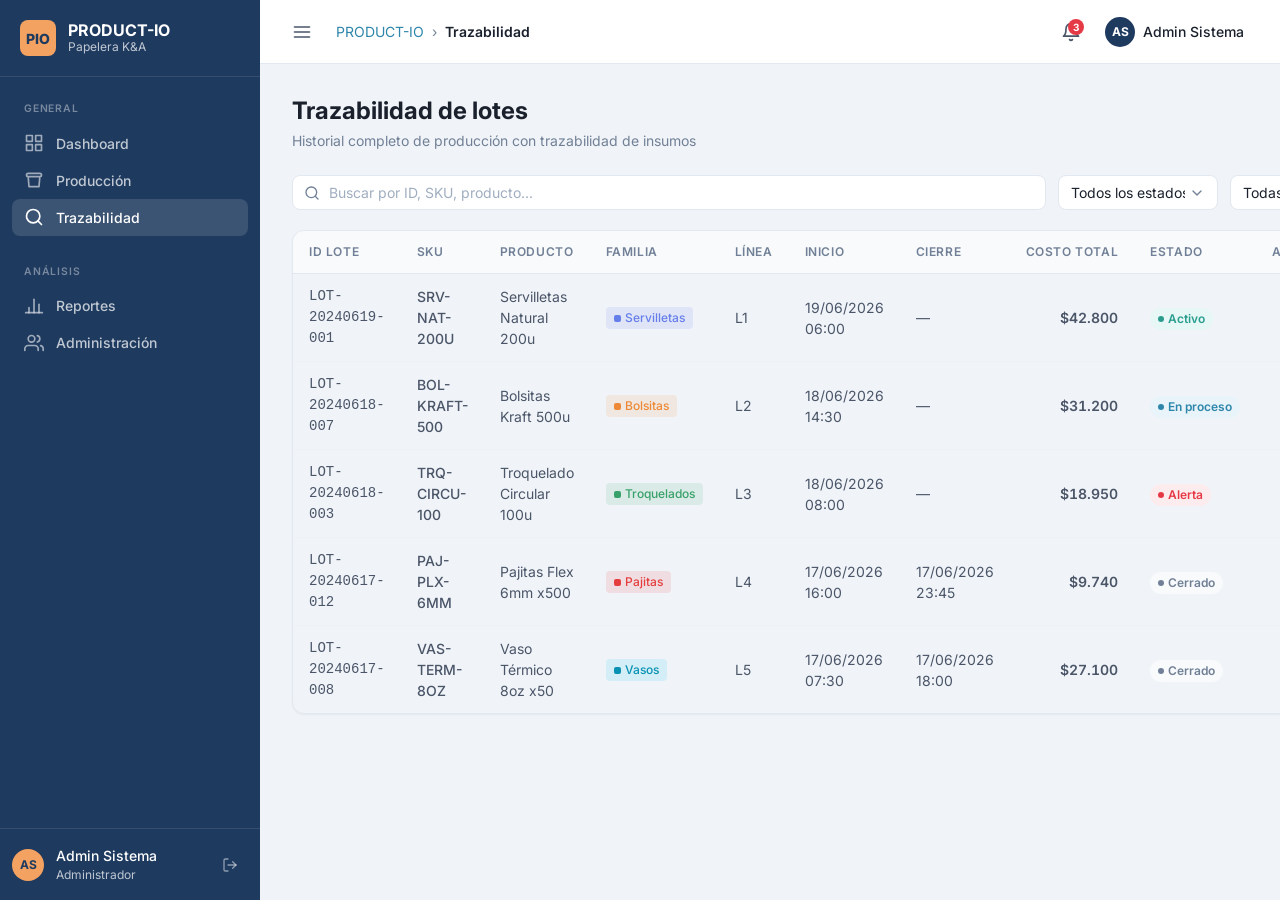
<file: High-Fidelity Prototype for PRODUCT-IO/export/trazabilidad.html>
<!DOCTYPE html>
<html lang="es">
<head>
  <meta charset="UTF-8">
  <meta name="viewport" content="width=device-width, initial-scale=1.0">
  <title>PRODUCT-IO — Trazabilidad</title>
  <link rel="preconnect" href="https://fonts.googleapis.com">
  <link rel="preconnect" href="https://fonts.gstatic.com" crossorigin>
  <link href="https://fonts.googleapis.com/css2?family=Inter:wght@300;400;500;600;700;800&display=swap" rel="stylesheet">
  <link rel="stylesheet" href="css/variables.css">
  <link rel="stylesheet" href="css/base.css">
  <link rel="stylesheet" href="css/components.css">
  <link rel="stylesheet" href="css/layout.css">
</head>
<body>

<div class="app">

  <!-- SIDEBAR -->
  <aside class="sidebar" role="navigation" aria-label="Menú principal">
    <a href="dashboard.html" class="sidebar__brand"><div class="sidebar__brand-logo">PIO</div><div class="sidebar__brand-text"><span class="sidebar__brand-name">PRODUCT-IO</span><span class="sidebar__brand-tagline">Papelera K&amp;A</span></div></a>
    <nav class="sidebar__nav">
      <div class="sidebar__nav-group"><div class="sidebar__nav-group-label">General</div>
        <a href="dashboard.html" class="sidebar__nav-item"><svg class="sidebar__nav-item-icon" xmlns="http://www.w3.org/2000/svg" viewBox="0 0 24 24" fill="none" stroke="currentColor" stroke-width="2" stroke-linecap="round" stroke-linejoin="round"><rect x="3" y="3" width="7" height="7"/><rect x="14" y="3" width="7" height="7"/><rect x="14" y="14" width="7" height="7"/><rect x="3" y="14" width="7" height="7"/></svg><span class="sidebar__nav-item-label">Dashboard</span></a>
        <a href="produccion.html" class="sidebar__nav-item"><svg class="sidebar__nav-item-icon" xmlns="http://www.w3.org/2000/svg" viewBox="0 0 24 24" fill="none" stroke="currentColor" stroke-width="2" stroke-linecap="round" stroke-linejoin="round"><path d="M5 8h14M5 8a2 2 0 010-4h14a2 2 0 010 4M5 8l1 12h12l1-12"/></svg><span class="sidebar__nav-item-label">Producción</span></a>
        <a href="trazabilidad.html" class="sidebar__nav-item sidebar__nav-item--active"><svg class="sidebar__nav-item-icon" xmlns="http://www.w3.org/2000/svg" viewBox="0 0 24 24" fill="none" stroke="currentColor" stroke-width="2" stroke-linecap="round" stroke-linejoin="round"><circle cx="11" cy="11" r="8"/><path d="m21 21-4.35-4.35"/></svg><span class="sidebar__nav-item-label">Trazabilidad</span></a>
      </div>
      <div class="sidebar__nav-group"><div class="sidebar__nav-group-label">Análisis</div>
        <a href="reportes.html" class="sidebar__nav-item"><svg class="sidebar__nav-item-icon" xmlns="http://www.w3.org/2000/svg" viewBox="0 0 24 24" fill="none" stroke="currentColor" stroke-width="2" stroke-linecap="round" stroke-linejoin="round"><line x1="18" y1="20" x2="18" y2="10"/><line x1="12" y1="20" x2="12" y2="4"/><line x1="6" y1="20" x2="6" y2="14"/><line x1="2" y1="20" x2="22" y2="20"/></svg><span class="sidebar__nav-item-label">Reportes</span></a>
        <a href="admin.html" class="sidebar__nav-item"><svg class="sidebar__nav-item-icon" xmlns="http://www.w3.org/2000/svg" viewBox="0 0 24 24" fill="none" stroke="currentColor" stroke-width="2" stroke-linecap="round" stroke-linejoin="round"><path d="M17 21v-2a4 4 0 00-4-4H5a4 4 0 00-4 4v2"/><circle cx="9" cy="7" r="4"/><path d="M23 21v-2a4 4 0 00-3-3.87M16 3.13a4 4 0 010 7.75"/></svg><span class="sidebar__nav-item-label">Administración</span></a>
      </div>
    </nav>
    <div class="sidebar__footer">
      <div class="sidebar__user-avatar">AS</div>
      <div class="sidebar__user-info"><div class="sidebar__user-name">Admin Sistema</div><div class="sidebar__user-role">Administrador</div></div>
      <button class="btn btn--ghost btn--icon" data-action="logout" style="color:rgba(255,255,255,0.5)"><svg xmlns="http://www.w3.org/2000/svg" viewBox="0 0 24 24" fill="none" stroke="currentColor" stroke-width="2" stroke-linecap="round" stroke-linejoin="round"><path d="M9 21H5a2 2 0 01-2-2V5a2 2 0 012-2h4"/><polyline points="16 17 21 12 16 7"/><line x1="21" y1="12" x2="9" y2="12"/></svg></button>
    </div>
  </aside>

  <!-- MAIN -->
  <div class="app__main">

    <header class="header" role="banner">
      <div class="header__left">
        <button class="header__menu-btn" aria-label="Abrir menú"><svg xmlns="http://www.w3.org/2000/svg" viewBox="0 0 24 24" fill="none" stroke="currentColor" stroke-width="2" stroke-linecap="round" stroke-linejoin="round"><line x1="3" y1="12" x2="21" y2="12"/><line x1="3" y1="6" x2="21" y2="6"/><line x1="3" y1="18" x2="21" y2="18"/></svg></button>
        <nav class="header__breadcrumb"><a href="dashboard.html">PRODUCT-IO</a><span>›</span><span class="header__breadcrumb-current">Trazabilidad</span></nav>
      </div>
      <div class="header__right">
        <div class="header__notif" role="button" tabindex="0"><svg xmlns="http://www.w3.org/2000/svg" viewBox="0 0 24 24" fill="none" stroke="currentColor" stroke-width="2" stroke-linecap="round" stroke-linejoin="round"><path d="M18 8A6 6 0 006 8c0 7-3 9-3 9h18s-3-2-3-9"/><path d="M13.73 21a2 2 0 01-3.46 0"/></svg><span class="header__notif-badge">3</span></div>
        <div class="header__user"><div class="header__user-avatar">AS</div><span class="header__user-name">Admin Sistema</span></div>
      </div>
    </header>

    <!-- Content -->
    <main class="app__content">

      <div class="page-header">
        <div class="page-header__titles">
          <h1 class="page-header__title">Trazabilidad de lotes</h1>
          <p class="page-header__subtitle">Historial completo de producción con trazabilidad de insumos</p>
        </div>
      </div>

      <!-- Filter bar -->
      <div class="filter-bar">
        <div class="filter-bar__search">
          <div class="search-bar">
            <svg class="search-bar__icon" xmlns="http://www.w3.org/2000/svg" viewBox="0 0 24 24" fill="none" stroke="currentColor" stroke-width="2" stroke-linecap="round" stroke-linejoin="round"><circle cx="11" cy="11" r="8"/><path d="m21 21-4.35-4.35"/></svg>
            <input id="search-batches" type="search" class="search-bar__input" placeholder="Buscar por ID, SKU, producto...">
          </div>
        </div>
        <select class="filter-bar__select" id="filter-status">
          <option value="">Todos los estados</option>
          <option value="active">Activo</option>
          <option value="in_progress">En proceso</option>
          <option value="closed">Cerrado</option>
          <option value="alert">Alerta</option>
        </select>
        <select class="filter-bar__select" id="filter-line">
          <option value="">Todas las líneas</option>
          <option value="L1">L1 — Servilletera</option>
          <option value="L2">L2 — Bolseadora</option>
          <option value="L3">L3 — Troqueladora</option>
          <option value="L4">L4 — Pajillera</option>
          <option value="L5">L5 — Vasos</option>
        </select>
      </div>

      <!-- Table -->
      <div class="table-wrapper">
        <table class="data-table" id="batches-table">
          <thead class="data-table__head">
            <tr>
              <th>ID Lote</th>
              <th>SKU</th>
              <th>Producto</th>
              <th>Familia</th>
              <th>Línea</th>
              <th>Inicio</th>
              <th>Cierre</th>
              <th class="data-table__cell--numeric">Costo total</th>
              <th>Estado</th>
              <th>Acciones</th>
            </tr>
          </thead>
          <tbody class="data-table__body">
            <tr>
              <td class="data-table__cell--mono">LOT-20240619-001</td>
              <td class="data-table__cell--primary">SRV-NAT-200U</td>
              <td>Servilletas Natural 200u</td>
              <td><span class="family-chip family-chip--servilletas">Servilletas</span></td>
              <td>L1</td>
              <td class="text-muted">19/06/2026 06:00</td>
              <td class="text-muted">—</td>
              <td class="data-table__cell--numeric font-semibold">$42.800</td>
              <td><span class="badge badge--active">Activo</span></td>
              <td><a href="trazabilidad-detalle.html" class="btn btn--ghost btn--sm">Ver detalle →</a></td>
            </tr>
            <tr>
              <td class="data-table__cell--mono">LOT-20240618-007</td>
              <td class="data-table__cell--primary">BOL-KRAFT-500</td>
              <td>Bolsitas Kraft 500u</td>
              <td><span class="family-chip family-chip--bolsitas">Bolsitas</span></td>
              <td>L2</td>
              <td class="text-muted">18/06/2026 14:30</td>
              <td class="text-muted">—</td>
              <td class="data-table__cell--numeric font-semibold">$31.200</td>
              <td><span class="badge badge--in-progress">En proceso</span></td>
              <td><a href="trazabilidad-detalle.html" class="btn btn--ghost btn--sm">Ver detalle →</a></td>
            </tr>
            <tr>
              <td class="data-table__cell--mono">LOT-20240618-003</td>
              <td class="data-table__cell--primary">TRQ-CIRCU-100</td>
              <td>Troquelado Circular 100u</td>
              <td><span class="family-chip family-chip--troquelados">Troquelados</span></td>
              <td>L3</td>
              <td class="text-muted">18/06/2026 08:00</td>
              <td class="text-muted">—</td>
              <td class="data-table__cell--numeric font-semibold">$18.950</td>
              <td><span class="badge badge--alert">Alerta</span></td>
              <td><a href="trazabilidad-detalle.html" class="btn btn--ghost btn--sm">Ver detalle →</a></td>
            </tr>
            <tr>
              <td class="data-table__cell--mono">LOT-20240617-012</td>
              <td class="data-table__cell--primary">PAJ-PLX-6MM</td>
              <td>Pajitas Flex 6mm x500</td>
              <td><span class="family-chip family-chip--pajitas">Pajitas</span></td>
              <td>L4</td>
              <td class="text-muted">17/06/2026 16:00</td>
              <td class="text-muted">17/06/2026 23:45</td>
              <td class="data-table__cell--numeric font-semibold">$9.740</td>
              <td><span class="badge badge--closed">Cerrado</span></td>
              <td><a href="trazabilidad-detalle.html" class="btn btn--ghost btn--sm">Ver detalle →</a></td>
            </tr>
            <tr>
              <td class="data-table__cell--mono">LOT-20240617-008</td>
              <td class="data-table__cell--primary">VAS-TERM-8OZ</td>
              <td>Vaso Térmico 8oz x50</td>
              <td><span class="family-chip family-chip--vasos">Vasos</span></td>
              <td>L5</td>
              <td class="text-muted">17/06/2026 07:30</td>
              <td class="text-muted">17/06/2026 18:00</td>
              <td class="data-table__cell--numeric font-semibold">$27.100</td>
              <td><span class="badge badge--closed">Cerrado</span></td>
              <td><a href="trazabilidad-detalle.html" class="btn btn--ghost btn--sm">Ver detalle →</a></td>
            </tr>
          </tbody>
        </table>
      </div>

    </main>

  </div>

</div>

<div class="sidebar-overlay"></div>
<div class="toast" role="status" aria-live="polite"></div>
<script src="js/main.js"></script>
<script>
  /* Table search + filters */
  document.addEventListener('DOMContentLoaded', function () {
    var searchInput  = document.getElementById('search-batches');
    var filterStatus = document.getElementById('filter-status');
    var filterLine   = document.getElementById('filter-line');
    var tbody = document.querySelector('#batches-table tbody');

    function applyFilters() {
      var q      = (searchInput.value || '').toLowerCase();
      var status = filterStatus.value.toLowerCase();
      var line   = filterLine.value.toLowerCase();

      Array.from(tbody.rows).forEach(function (row) {
        var text = row.textContent.toLowerCase();
        var matchQ = !q || text.includes(q);
        var matchStatus = !status || text.includes(status.replace('_', ' '));
        var matchLine = !line || text.includes(line.toLowerCase().split(' ')[0]);
        row.style.display = (matchQ && matchStatus && matchLine) ? '' : 'none';
      });
    }

    searchInput.addEventListener('input', applyFilters);
    filterStatus.addEventListener('change', applyFilters);
    filterLine.addEventListener('change', applyFilters);
  });
</script>

</body>
</html>
</file>
<file: High-Fidelity Prototype for PRODUCT-IO/export/css/variables.css>
/* ============================================================
   PRODUCT-IO — Design Tokens (variables.css)
   Papelera K&A — Sistema de Costeo y Trazabilidad
   ============================================================ */

:root {
  /* --------------------------------------------------
     Brand Colors
  -------------------------------------------------- */
  --color-primary:         #1E3A5F;
  --color-primary-light:   #2A4F80;
  --color-primary-dark:    #152B48;

  --color-secondary:       #2E86AB;
  --color-secondary-light: #3E9EC3;
  --color-secondary-dark:  #1E6A8A;

  --color-accent:          #F4A261;
  --color-accent-light:    #F6B87A;
  --color-accent-dark:     #E8863A;

  --color-success:         #2A9D8F;
  --color-success-light:   #3AB5A6;
  --color-success-bg:      #E6F7F5;

  --color-danger:          #E63946;
  --color-danger-light:    #F05460;
  --color-danger-bg:       #FDECED;

  --color-warning:         #F4A261;
  --color-warning-bg:      #FEF3E8;

  --color-info:            #2E86AB;
  --color-info-bg:         #E8F4FA;

  /* --------------------------------------------------
     Neutral / Surface
  -------------------------------------------------- */
  --color-bg:              #F0F4F8;
  --color-surface:         #FFFFFF;
  --color-surface-2:       #F8FAFC;
  --color-border:          #E2E8F0;
  --color-border-light:    #EDF2F7;

  --color-text-primary:    #1A202C;
  --color-text-secondary:  #4A5568;
  --color-text-muted:      #718096;
  --color-text-disabled:   #A0AEC0;
  --color-text-inverse:    #FFFFFF;

  /* --------------------------------------------------
     Product Family Colors
  -------------------------------------------------- */
  --color-family-servilletas: #667EEA;
  --color-family-bolsitas:    #ED8936;
  --color-family-troquelados: #38A169;
  --color-family-pajitas:     #E53E3E;
  --color-family-vasos:       #0BC5EA;

  /* --------------------------------------------------
     User Role Colors
  -------------------------------------------------- */
  --color-role-operator:    #4C51BF;
  --color-role-quality:     #2B6CB0;
  --color-role-maintenance: #C05621;
  --color-role-accountant:  #276749;
  --color-role-manager:     #702459;
  --color-role-admin:       #1A202C;

  /* --------------------------------------------------
     Sidebar
  -------------------------------------------------- */
  --sidebar-width:          260px;
  --sidebar-bg:             #1E3A5F;
  --sidebar-text:           rgba(255, 255, 255, 0.72);
  --sidebar-text-active:    #FFFFFF;
  --sidebar-item-active-bg: rgba(255, 255, 255, 0.13);
  --sidebar-item-hover-bg:  rgba(255, 255, 255, 0.07);

  /* --------------------------------------------------
     Header
  -------------------------------------------------- */
  --header-height:          64px;
  --header-bg:              #FFFFFF;
  --header-border:          #E2E8F0;

  /* --------------------------------------------------
     Typography
  -------------------------------------------------- */
  --font-family:       'Inter', -apple-system, BlinkMacSystemFont, 'Segoe UI', sans-serif;

  --font-size-xs:      0.75rem;    /* 12px */
  --font-size-sm:      0.875rem;   /* 14px */
  --font-size-base:    1rem;       /* 16px */
  --font-size-lg:      1.125rem;   /* 18px */
  --font-size-xl:      1.25rem;    /* 20px */
  --font-size-2xl:     1.5rem;     /* 24px */
  --font-size-3xl:     1.875rem;   /* 30px */

  --font-weight-regular:   400;
  --font-weight-medium:    500;
  --font-weight-semibold:  600;
  --font-weight-bold:      700;
  --font-weight-extrabold: 800;

  --line-height-tight:  1.25;
  --line-height-base:   1.5;
  --line-height-loose:  1.75;

  /* --------------------------------------------------
     Spacing Scale (4px base)
  -------------------------------------------------- */
  --space-1:   0.25rem;   /* 4px  */
  --space-2:   0.5rem;    /* 8px  */
  --space-3:   0.75rem;   /* 12px */
  --space-4:   1rem;      /* 16px */
  --space-5:   1.25rem;   /* 20px */
  --space-6:   1.5rem;    /* 24px */
  --space-7:   1.75rem;   /* 28px */
  --space-8:   2rem;      /* 32px */
  --space-10:  2.5rem;    /* 40px */
  --space-12:  3rem;      /* 48px */
  --space-16:  4rem;      /* 64px */

  /* --------------------------------------------------
     Border Radius
  -------------------------------------------------- */
  --radius-sm:   4px;
  --radius-md:   8px;
  --radius-lg:   12px;
  --radius-xl:   16px;
  --radius-2xl:  20px;
  --radius-full: 9999px;

  /* --------------------------------------------------
     Box Shadows
  -------------------------------------------------- */
  --shadow-sm:  0 1px 2px rgba(0, 0, 0, 0.05);
  --shadow-md:  0 4px 6px -1px rgba(0, 0, 0, 0.07),
                0 2px 4px -1px rgba(0, 0, 0, 0.04);
  --shadow-lg:  0 10px 15px -3px rgba(0, 0, 0, 0.08),
                0 4px 6px -2px rgba(0, 0, 0, 0.04);
  --shadow-xl:  0 20px 25px -5px rgba(0, 0, 0, 0.10),
                0 10px 10px -5px rgba(0, 0, 0, 0.04);

  /* --------------------------------------------------
     Transitions
  -------------------------------------------------- */
  --transition-fast:  150ms ease;
  --transition-base:  250ms ease;
  --transition-slow:  350ms ease;

  /* --------------------------------------------------
     Z-Index Scale
  -------------------------------------------------- */
  --z-base:    1;
  --z-sidebar: 100;
  --z-header:  90;
  --z-overlay: 200;
  --z-modal:   300;
  --z-toast:   400;
}
</file>
<file: High-Fidelity Prototype for PRODUCT-IO/export/css/base.css>
/* ============================================================
   PRODUCT-IO — Base & Reset (base.css)
   ============================================================ */

/* --------------------------------------------------
   Box Model
-------------------------------------------------- */
*,
*::before,
*::after {
  box-sizing: border-box;
}

/* --------------------------------------------------
   Document
-------------------------------------------------- */
html {
  font-size: 16px;
  -webkit-text-size-adjust: 100%;
  scroll-behavior: smooth;
}

body {
  margin: 0;
  padding: 0;
  font-family: var(--font-family);
  font-size: var(--font-size-base);
  font-weight: var(--font-weight-regular);
  line-height: var(--line-height-base);
  color: var(--color-text-primary);
  background-color: var(--color-bg);
  -webkit-font-smoothing: antialiased;
  -moz-osx-font-smoothing: grayscale;
}

/* --------------------------------------------------
   Typography Reset
-------------------------------------------------- */
h1, h2, h3, h4, h5, h6 {
  margin: 0;
  font-weight: var(--font-weight-semibold);
  line-height: var(--line-height-tight);
  color: var(--color-text-primary);
}

h1 { font-size: var(--font-size-3xl); }
h2 { font-size: var(--font-size-2xl); }
h3 { font-size: var(--font-size-xl); }
h4 { font-size: var(--font-size-lg); }
h5 { font-size: var(--font-size-base); }
h6 { font-size: var(--font-size-sm); }

p {
  margin: 0 0 var(--space-4);
}

p:last-child {
  margin-bottom: 0;
}

/* --------------------------------------------------
   Links
-------------------------------------------------- */
a {
  color: var(--color-secondary);
  text-decoration: none;
  transition: color var(--transition-fast);
}

a:hover {
  color: var(--color-secondary-dark);
  text-decoration: underline;
}

/* --------------------------------------------------
   Media
-------------------------------------------------- */
img,
svg {
  display: block;
  max-width: 100%;
}

/* --------------------------------------------------
   Form Base
-------------------------------------------------- */
input,
select,
textarea,
button {
  font-family: inherit;
  font-size: inherit;
}

button {
  cursor: pointer;
  border: none;
  background: none;
  padding: 0;
}

input,
select,
textarea {
  outline: none;
  border: 1px solid var(--color-border);
  border-radius: var(--radius-md);
  padding: var(--space-2) var(--space-3);
  color: var(--color-text-primary);
  background-color: var(--color-surface);
  transition: border-color var(--transition-fast),
              box-shadow var(--transition-fast);
  width: 100%;
}

input:focus,
select:focus,
textarea:focus {
  border-color: var(--color-secondary);
  box-shadow: 0 0 0 3px rgba(46, 134, 171, 0.15);
}

input::placeholder,
textarea::placeholder {
  color: var(--color-text-disabled);
}

select {
  appearance: none;
  -webkit-appearance: none;
  background-image: url("data:image/svg+xml,%3Csvg xmlns='http://www.w3.org/2000/svg' width='16' height='16' viewBox='0 0 24 24' fill='none' stroke='%23718096' stroke-width='2' stroke-linecap='round' stroke-linejoin='round'%3E%3Cpolyline points='6 9 12 15 18 9'%3E%3C/polyline%3E%3C/svg%3E");
  background-repeat: no-repeat;
  background-position: right var(--space-3) center;
  padding-right: var(--space-8);
}

label {
  display: block;
  font-size: var(--font-size-sm);
  font-weight: var(--font-weight-medium);
  color: var(--color-text-secondary);
  margin-bottom: var(--space-1);
}

/* --------------------------------------------------
   Tables
-------------------------------------------------- */
table {
  border-collapse: collapse;
  width: 100%;
}

/* --------------------------------------------------
   Lists
-------------------------------------------------- */
ul, ol {
  margin: 0;
  padding: 0;
  list-style: none;
}

/* --------------------------------------------------
   HR
-------------------------------------------------- */
hr {
  border: none;
  border-top: 1px solid var(--color-border);
  margin: var(--space-6) 0;
}

/* --------------------------------------------------
   Scrollbar (WebKit)
-------------------------------------------------- */
::-webkit-scrollbar {
  width: 6px;
  height: 6px;
}

::-webkit-scrollbar-track {
  background: transparent;
}

::-webkit-scrollbar-thumb {
  background-color: var(--color-border);
  border-radius: var(--radius-full);
}

::-webkit-scrollbar-thumb:hover {
  background-color: var(--color-text-disabled);
}

/* --------------------------------------------------
   Focus Visible (Accessibility)
-------------------------------------------------- */
:focus-visible {
  outline: 2px solid var(--color-secondary);
  outline-offset: 2px;
}

/* --------------------------------------------------
   Selection
-------------------------------------------------- */
::selection {
  background-color: rgba(46, 134, 171, 0.2);
  color: var(--color-text-primary);
}
</file>
<file: High-Fidelity Prototype for PRODUCT-IO/export/css/components.css>
/* ============================================================
   PRODUCT-IO — Component Library (components.css)
   BEM Methodology: Block__Element--Modifier
   ============================================================ */


/* ===========================================================
   BLOCK: .btn — Buttons
   =========================================================== */

.btn {
  display: inline-flex;
  align-items: center;
  justify-content: center;
  gap: var(--space-2);
  padding: var(--space-2) var(--space-4);
  font-family: var(--font-family);
  font-size: var(--font-size-sm);
  font-weight: var(--font-weight-medium);
  line-height: 1.5;
  border: 1px solid transparent;
  border-radius: var(--radius-md);
  cursor: pointer;
  text-decoration: none;
  transition: background-color var(--transition-fast),
              border-color var(--transition-fast),
              box-shadow var(--transition-fast),
              opacity var(--transition-fast);
  white-space: nowrap;
  user-select: none;
}

.btn:disabled {
  opacity: 0.5;
  cursor: not-allowed;
  pointer-events: none;
}

/* Sizes */
.btn--sm {
  padding: var(--space-1) var(--space-3);
  font-size: var(--font-size-xs);
  border-radius: var(--radius-sm);
}

.btn--lg {
  padding: var(--space-3) var(--space-6);
  font-size: var(--font-size-base);
}

/* Primary */
.btn--primary {
  background-color: var(--color-primary);
  color: var(--color-text-inverse);
  border-color: var(--color-primary);
}

.btn--primary:hover {
  background-color: var(--color-primary-light);
  border-color: var(--color-primary-light);
}

/* Secondary */
.btn--secondary {
  background-color: var(--color-secondary);
  color: var(--color-text-inverse);
  border-color: var(--color-secondary);
}

.btn--secondary:hover {
  background-color: var(--color-secondary-dark);
  border-color: var(--color-secondary-dark);
}

/* Outline */
.btn--outline {
  background-color: transparent;
  color: var(--color-primary);
  border-color: var(--color-border);
}

.btn--outline:hover {
  background-color: var(--color-surface-2);
  border-color: var(--color-primary);
}

/* Ghost */
.btn--ghost {
  background-color: transparent;
  color: var(--color-text-secondary);
  border-color: transparent;
}

.btn--ghost:hover {
  background-color: var(--color-surface-2);
  color: var(--color-text-primary);
}

/* Danger */
.btn--danger {
  background-color: var(--color-danger);
  color: var(--color-text-inverse);
  border-color: var(--color-danger);
}

.btn--danger:hover {
  background-color: var(--color-danger-light);
  border-color: var(--color-danger-light);
}

/* Success */
.btn--success {
  background-color: var(--color-success);
  color: var(--color-text-inverse);
  border-color: var(--color-success);
}

.btn--success:hover {
  background-color: var(--color-success-light);
}

/* Icon-only button */
.btn--icon {
  padding: var(--space-2);
  width: 36px;
  height: 36px;
}

.btn--icon.btn--sm {
  width: 28px;
  height: 28px;
  padding: var(--space-1);
}

.btn svg {
  width: 16px;
  height: 16px;
  flex-shrink: 0;
}

.btn--lg svg {
  width: 18px;
  height: 18px;
}


/* ===========================================================
   BLOCK: .form-field — Form Inputs
   =========================================================== */

.form-field {
  display: flex;
  flex-direction: column;
  gap: var(--space-1);
}

.form-field__label {
  font-size: var(--font-size-sm);
  font-weight: var(--font-weight-medium);
  color: var(--color-text-secondary);
}

.form-field__label--required::after {
  content: ' *';
  color: var(--color-danger);
}

.form-field__input,
.form-field__select,
.form-field__textarea {
  width: 100%;
  padding: var(--space-2) var(--space-3);
  font-size: var(--font-size-sm);
  font-family: var(--font-family);
  color: var(--color-text-primary);
  background-color: var(--color-surface);
  border: 1px solid var(--color-border);
  border-radius: var(--radius-md);
  transition: border-color var(--transition-fast),
              box-shadow var(--transition-fast);
  outline: none;
}

.form-field__input:focus,
.form-field__select:focus,
.form-field__textarea:focus {
  border-color: var(--color-secondary);
  box-shadow: 0 0 0 3px rgba(46, 134, 171, 0.15);
}

.form-field__input--error,
.form-field__select--error {
  border-color: var(--color-danger);
}

.form-field__input--error:focus,
.form-field__select--error:focus {
  box-shadow: 0 0 0 3px rgba(230, 57, 70, 0.15);
}

.form-field__select {
  appearance: none;
  -webkit-appearance: none;
  background-image: url("data:image/svg+xml,%3Csvg xmlns='http://www.w3.org/2000/svg' width='16' height='16' viewBox='0 0 24 24' fill='none' stroke='%23718096' stroke-width='2' stroke-linecap='round' stroke-linejoin='round'%3E%3Cpolyline points='6 9 12 15 18 9'%3E%3C/polyline%3E%3C/svg%3E");
  background-repeat: no-repeat;
  background-position: right var(--space-3) center;
  padding-right: var(--space-8);
}

.form-field__hint {
  font-size: var(--font-size-xs);
  color: var(--color-text-muted);
}

.form-field__error {
  font-size: var(--font-size-xs);
  color: var(--color-danger);
}

/* Form grid rows */
.form-row {
  display: grid;
  grid-template-columns: repeat(2, 1fr);
  gap: var(--space-4);
}

.form-row--3 {
  grid-template-columns: repeat(3, 1fr);
}

.form-row--full {
  grid-column: 1 / -1;
}


/* ===========================================================
   BLOCK: .card — Generic Card
   =========================================================== */

.card {
  background-color: var(--color-surface);
  border: 1px solid var(--color-border);
  border-radius: var(--radius-lg);
  box-shadow: var(--shadow-sm);
  overflow: hidden;
}

.card__header {
  padding: var(--space-5) var(--space-6);
  border-bottom: 1px solid var(--color-border);
  display: flex;
  align-items: center;
  justify-content: space-between;
  gap: var(--space-4);
}

.card__title {
  font-size: var(--font-size-base);
  font-weight: var(--font-weight-semibold);
  color: var(--color-text-primary);
  margin: 0;
}

.card__subtitle {
  font-size: var(--font-size-sm);
  color: var(--color-text-muted);
  margin-top: var(--space-1);
}

.card__body {
  padding: var(--space-6);
}

.card__footer {
  padding: var(--space-4) var(--space-6);
  border-top: 1px solid var(--color-border);
  background-color: var(--color-surface-2);
  display: flex;
  align-items: center;
  justify-content: flex-end;
  gap: var(--space-3);
}


/* ===========================================================
   BLOCK: .kpi-card — KPI Metric Card
   =========================================================== */

.kpi-card {
  background-color: var(--color-surface);
  border: 1px solid var(--color-border);
  border-radius: var(--radius-lg);
  padding: var(--space-5) var(--space-6);
  box-shadow: var(--shadow-sm);
  display: flex;
  flex-direction: column;
  gap: var(--space-3);
  transition: box-shadow var(--transition-base);
}

.kpi-card:hover {
  box-shadow: var(--shadow-md);
}

.kpi-card__header {
  display: flex;
  align-items: flex-start;
  justify-content: space-between;
}

.kpi-card__label {
  font-size: var(--font-size-sm);
  font-weight: var(--font-weight-medium);
  color: var(--color-text-muted);
  letter-spacing: 0.01em;
}

.kpi-card__icon {
  width: 40px;
  height: 40px;
  border-radius: var(--radius-md);
  display: flex;
  align-items: center;
  justify-content: center;
  flex-shrink: 0;
}

.kpi-card__icon--primary   { background-color: rgba(30, 58, 95, 0.1);  color: var(--color-primary);   }
.kpi-card__icon--secondary { background-color: rgba(46, 134, 171, 0.1); color: var(--color-secondary); }
.kpi-card__icon--accent    { background-color: rgba(244, 162, 97, 0.15); color: var(--color-accent-dark); }
.kpi-card__icon--success   { background-color: var(--color-success-bg); color: var(--color-success);   }
.kpi-card__icon--danger    { background-color: var(--color-danger-bg);  color: var(--color-danger);    }

.kpi-card__icon svg {
  width: 20px;
  height: 20px;
}

.kpi-card__value {
  font-size: var(--font-size-3xl);
  font-weight: var(--font-weight-bold);
  color: var(--color-text-primary);
  line-height: 1;
}

.kpi-card__trend {
  display: inline-flex;
  align-items: center;
  gap: var(--space-1);
  font-size: var(--font-size-xs);
  font-weight: var(--font-weight-medium);
}

.kpi-card__trend svg {
  width: 14px;
  height: 14px;
}

.kpi-card__trend--positive { color: var(--color-success); }
.kpi-card__trend--negative { color: var(--color-danger);  }


/* ===========================================================
   BLOCK: .sidebar — Application Sidebar
   =========================================================== */

.sidebar {
  position: fixed;
  top: 0;
  left: 0;
  width: var(--sidebar-width);
  height: 100vh;
  background-color: var(--sidebar-bg);
  display: flex;
  flex-direction: column;
  z-index: var(--z-sidebar);
  overflow-y: auto;
  overflow-x: hidden;
  transition: transform var(--transition-base);
}

.sidebar--collapsed {
  transform: translateX(calc(-1 * var(--sidebar-width)));
}

/* Brand / Logo */
.sidebar__brand {
  display: flex;
  align-items: center;
  gap: var(--space-3);
  padding: var(--space-5) var(--space-5);
  border-bottom: 1px solid rgba(255, 255, 255, 0.1);
  text-decoration: none;
}

.sidebar__brand-logo {
  width: 36px;
  height: 36px;
  background-color: var(--color-accent);
  border-radius: var(--radius-md);
  display: flex;
  align-items: center;
  justify-content: center;
  flex-shrink: 0;
  font-weight: var(--font-weight-extrabold);
  font-size: var(--font-size-sm);
  color: var(--color-primary);
}

.sidebar__brand-text {
  display: flex;
  flex-direction: column;
}

.sidebar__brand-name {
  font-size: var(--font-size-base);
  font-weight: var(--font-weight-bold);
  color: var(--color-text-inverse);
  line-height: 1.2;
}

.sidebar__brand-tagline {
  font-size: var(--font-size-xs);
  color: var(--sidebar-text);
  line-height: 1.2;
}

/* Navigation */
.sidebar__nav {
  flex: 1;
  padding: var(--space-4) var(--space-3);
  display: flex;
  flex-direction: column;
  gap: var(--space-1);
}

.sidebar__nav-group {
  margin-bottom: var(--space-4);
}

.sidebar__nav-group-label {
  padding: var(--space-2) var(--space-3);
  font-size: 0.65rem;
  font-weight: var(--font-weight-semibold);
  color: rgba(255, 255, 255, 0.4);
  letter-spacing: 0.08em;
  text-transform: uppercase;
}

.sidebar__nav-item {
  display: flex;
  align-items: center;
  gap: var(--space-3);
  padding: var(--space-2) var(--space-3);
  border-radius: var(--radius-md);
  cursor: pointer;
  text-decoration: none;
  color: var(--sidebar-text);
  font-size: var(--font-size-sm);
  font-weight: var(--font-weight-medium);
  transition: background-color var(--transition-fast),
              color var(--transition-fast);
}

.sidebar__nav-item:hover {
  background-color: var(--sidebar-item-hover-bg);
  color: var(--sidebar-text-active);
  text-decoration: none;
}

.sidebar__nav-item--active {
  background-color: var(--sidebar-item-active-bg);
  color: var(--sidebar-text-active);
}

.sidebar__nav-item-icon {
  width: 20px;
  height: 20px;
  flex-shrink: 0;
  opacity: 0.8;
}

.sidebar__nav-item--active .sidebar__nav-item-icon,
.sidebar__nav-item:hover .sidebar__nav-item-icon {
  opacity: 1;
}

/* Sidebar Footer */
.sidebar__footer {
  padding: var(--space-4) var(--space-3);
  border-top: 1px solid rgba(255, 255, 255, 0.1);
  display: flex;
  align-items: center;
  gap: var(--space-3);
}

.sidebar__user-avatar {
  width: 32px;
  height: 32px;
  border-radius: var(--radius-full);
  background-color: var(--color-accent);
  display: flex;
  align-items: center;
  justify-content: center;
  font-size: var(--font-size-xs);
  font-weight: var(--font-weight-bold);
  color: var(--color-primary);
  flex-shrink: 0;
}

.sidebar__user-info {
  flex: 1;
  min-width: 0;
}

.sidebar__user-name {
  font-size: var(--font-size-sm);
  font-weight: var(--font-weight-medium);
  color: var(--sidebar-text-active);
  white-space: nowrap;
  overflow: hidden;
  text-overflow: ellipsis;
}

.sidebar__user-role {
  font-size: var(--font-size-xs);
  color: var(--sidebar-text);
}


/* ===========================================================
   BLOCK: .header — Top Header Bar
   =========================================================== */

.header {
  position: fixed;
  top: 0;
  left: var(--sidebar-width);
  right: 0;
  height: var(--header-height);
  background-color: var(--header-bg);
  border-bottom: 1px solid var(--header-border);
  display: flex;
  align-items: center;
  justify-content: space-between;
  padding: 0 var(--space-6);
  z-index: var(--z-header);
  transition: left var(--transition-base);
}

.header--full-width {
  left: 0;
}

.header__left {
  display: flex;
  align-items: center;
  gap: var(--space-4);
}

.header__menu-btn {
  display: flex;
  align-items: center;
  justify-content: center;
  width: 36px;
  height: 36px;
  border-radius: var(--radius-md);
  color: var(--color-text-secondary);
  cursor: pointer;
  transition: background-color var(--transition-fast);
}

.header__menu-btn:hover {
  background-color: var(--color-surface-2);
}

.header__menu-btn svg {
  width: 20px;
  height: 20px;
}

.header__breadcrumb {
  display: flex;
  align-items: center;
  gap: var(--space-2);
  font-size: var(--font-size-sm);
  color: var(--color-text-muted);
}

.header__breadcrumb-current {
  font-weight: var(--font-weight-semibold);
  color: var(--color-text-primary);
}

.header__right {
  display: flex;
  align-items: center;
  gap: var(--space-3);
}

/* Notification bell */
.header__notif {
  position: relative;
  display: flex;
  align-items: center;
  justify-content: center;
  width: 36px;
  height: 36px;
  border-radius: var(--radius-md);
  color: var(--color-text-secondary);
  cursor: pointer;
  transition: background-color var(--transition-fast);
}

.header__notif:hover {
  background-color: var(--color-surface-2);
}

.header__notif svg {
  width: 20px;
  height: 20px;
}

.header__notif-badge {
  position: absolute;
  top: 5px;
  right: 5px;
  width: 16px;
  height: 16px;
  background-color: var(--color-danger);
  color: #fff;
  border-radius: var(--radius-full);
  font-size: 10px;
  font-weight: var(--font-weight-bold);
  display: flex;
  align-items: center;
  justify-content: center;
  line-height: 1;
}

/* User chip in header */
.header__user {
  display: flex;
  align-items: center;
  gap: var(--space-2);
  padding: var(--space-1) var(--space-3) var(--space-1) var(--space-1);
  border-radius: var(--radius-full);
  cursor: pointer;
  transition: background-color var(--transition-fast);
}

.header__user:hover {
  background-color: var(--color-surface-2);
}

.header__user-avatar {
  width: 30px;
  height: 30px;
  border-radius: var(--radius-full);
  background-color: var(--color-primary);
  color: #fff;
  display: flex;
  align-items: center;
  justify-content: center;
  font-size: var(--font-size-xs);
  font-weight: var(--font-weight-bold);
  flex-shrink: 0;
}

.header__user-name {
  font-size: var(--font-size-sm);
  font-weight: var(--font-weight-medium);
  color: var(--color-text-primary);
}


/* ===========================================================
   BLOCK: .badge — Status Badges
   =========================================================== */

.badge {
  display: inline-flex;
  align-items: center;
  gap: var(--space-1);
  padding: 2px var(--space-2);
  font-size: var(--font-size-xs);
  font-weight: var(--font-weight-semibold);
  border-radius: var(--radius-full);
  line-height: 1.5;
  white-space: nowrap;
}

.badge::before {
  content: '';
  width: 6px;
  height: 6px;
  border-radius: 50%;
  flex-shrink: 0;
  background-color: currentColor;
}

/* Batch status */
.badge--active {
  background-color: var(--color-success-bg);
  color: var(--color-success);
}

.badge--in-progress {
  background-color: var(--color-info-bg);
  color: var(--color-info);
}

.badge--closed {
  background-color: var(--color-surface-2);
  color: var(--color-text-muted);
}

.badge--alert {
  background-color: var(--color-danger-bg);
  color: var(--color-danger);
}

.badge--warning {
  background-color: var(--color-warning-bg);
  color: var(--color-accent-dark);
}

/* User status */
.badge--enabled {
  background-color: var(--color-success-bg);
  color: var(--color-success);
}

.badge--disabled {
  background-color: var(--color-danger-bg);
  color: var(--color-danger);
}


/* ===========================================================
   BLOCK: .role-badge — User Role Badges
   =========================================================== */

.role-badge {
  display: inline-flex;
  align-items: center;
  padding: 2px var(--space-2);
  font-size: var(--font-size-xs);
  font-weight: var(--font-weight-semibold);
  border-radius: var(--radius-sm);
  line-height: 1.5;
  border: 1px solid transparent;
}

.role-badge--operator {
  background-color: rgba(76, 81, 191, 0.1);
  color: var(--color-role-operator);
  border-color: rgba(76, 81, 191, 0.2);
}

.role-badge--quality {
  background-color: rgba(43, 108, 176, 0.1);
  color: var(--color-role-quality);
  border-color: rgba(43, 108, 176, 0.2);
}

.role-badge--maintenance {
  background-color: rgba(192, 86, 33, 0.1);
  color: var(--color-role-maintenance);
  border-color: rgba(192, 86, 33, 0.2);
}

.role-badge--accountant {
  background-color: rgba(39, 103, 73, 0.1);
  color: var(--color-role-accountant);
  border-color: rgba(39, 103, 73, 0.2);
}

.role-badge--manager {
  background-color: rgba(112, 36, 89, 0.1);
  color: var(--color-role-manager);
  border-color: rgba(112, 36, 89, 0.2);
}

.role-badge--admin {
  background-color: rgba(26, 32, 44, 0.1);
  color: var(--color-role-admin);
  border-color: rgba(26, 32, 44, 0.25);
}


/* ===========================================================
   BLOCK: .family-chip — Product Family Chips
   =========================================================== */

.family-chip {
  display: inline-flex;
  align-items: center;
  gap: var(--space-1);
  padding: 2px var(--space-2);
  font-size: var(--font-size-xs);
  font-weight: var(--font-weight-medium);
  border-radius: var(--radius-sm);
  line-height: 1.5;
}

.family-chip::before {
  content: '';
  width: 7px;
  height: 7px;
  border-radius: 2px;
  background-color: currentColor;
  flex-shrink: 0;
}

.family-chip--servilletas {
  background-color: rgba(102, 126, 234, 0.12);
  color: var(--color-family-servilletas);
}

.family-chip--bolsitas {
  background-color: rgba(237, 137, 54, 0.12);
  color: var(--color-family-bolsitas);
}

.family-chip--troquelados {
  background-color: rgba(56, 161, 105, 0.12);
  color: var(--color-family-troquelados);
}

.family-chip--pajitas {
  background-color: rgba(229, 62, 62, 0.12);
  color: var(--color-family-pajitas);
}

.family-chip--vasos {
  background-color: rgba(11, 197, 234, 0.12);
  color: #0891B2;
}


/* ===========================================================
   BLOCK: .data-table — Data Tables
   =========================================================== */

.data-table {
  width: 100%;
  border-collapse: collapse;
}

.data-table__head th {
  padding: var(--space-3) var(--space-4);
  text-align: left;
  font-size: var(--font-size-xs);
  font-weight: var(--font-weight-semibold);
  color: var(--color-text-muted);
  letter-spacing: 0.05em;
  text-transform: uppercase;
  border-bottom: 1px solid var(--color-border);
  white-space: nowrap;
  background-color: var(--color-surface-2);
}

.data-table__head th:first-child {
  border-radius: var(--radius-md) 0 0 0;
}

.data-table__head th:last-child {
  border-radius: 0 var(--radius-md) 0 0;
}

.data-table__body tr {
  border-bottom: 1px solid var(--color-border-light);
  transition: background-color var(--transition-fast);
}

.data-table__body tr:last-child {
  border-bottom: none;
}

.data-table__body tr:hover {
  background-color: var(--color-surface-2);
}

.data-table__body tr.data-table__row--clickable {
  cursor: pointer;
}

.data-table__body td {
  padding: var(--space-3) var(--space-4);
  font-size: var(--font-size-sm);
  color: var(--color-text-secondary);
  vertical-align: middle;
}

.data-table__cell--primary {
  font-weight: var(--font-weight-medium);
  color: var(--color-text-primary);
}

.data-table__cell--mono {
  font-family: 'SF Mono', 'Fira Code', monospace;
  font-size: var(--font-size-xs);
  color: var(--color-secondary);
}

.data-table__cell--numeric {
  text-align: right;
  font-variant-numeric: tabular-nums;
}

.data-table__cell--actions {
  display: flex;
  align-items: center;
  gap: var(--space-1);
}

/* Table wrapper with scroll */
.table-wrapper {
  overflow-x: auto;
  border-radius: var(--radius-lg);
  border: 1px solid var(--color-border);
  box-shadow: var(--shadow-sm);
}


/* ===========================================================
   BLOCK: .timeline — Traceability Timeline
   =========================================================== */

.timeline {
  display: flex;
  flex-direction: column;
  gap: 0;
}

.timeline__item {
  display: flex;
  gap: var(--space-4);
  position: relative;
}

.timeline__item:not(:last-child)::before {
  content: '';
  position: absolute;
  left: 19px;
  top: 44px;
  bottom: 0;
  width: 2px;
  background-color: var(--color-border);
}

.timeline__icon-wrap {
  flex-shrink: 0;
  width: 40px;
  height: 40px;
  border-radius: var(--radius-full);
  display: flex;
  align-items: center;
  justify-content: center;
  border: 2px solid var(--color-border);
  background-color: var(--color-surface);
  z-index: 1;
}

.timeline__icon-wrap svg {
  width: 18px;
  height: 18px;
}

.timeline__icon-wrap--primary   { border-color: var(--color-primary);   background-color: rgba(30, 58, 95, 0.07);  color: var(--color-primary);   }
.timeline__icon-wrap--secondary { border-color: var(--color-secondary); background-color: rgba(46, 134, 171, 0.08); color: var(--color-secondary); }
.timeline__icon-wrap--success   { border-color: var(--color-success);   background-color: var(--color-success-bg);  color: var(--color-success);   }
.timeline__icon-wrap--accent    { border-color: var(--color-accent);    background-color: var(--color-warning-bg);  color: var(--color-accent-dark);}
.timeline__icon-wrap--muted     { border-color: var(--color-border);    background-color: var(--color-surface-2);   color: var(--color-text-muted); }

.timeline__content {
  flex: 1;
  padding-bottom: var(--space-8);
}

.timeline__content-title {
  font-size: var(--font-size-sm);
  font-weight: var(--font-weight-semibold);
  color: var(--color-text-primary);
  margin-bottom: var(--space-3);
  line-height: var(--line-height-tight);
}

.timeline__detail-grid {
  display: grid;
  grid-template-columns: repeat(2, 1fr);
  gap: var(--space-2) var(--space-4);
}

.timeline__detail-item {
  display: flex;
  flex-direction: column;
  gap: 2px;
}

.timeline__detail-label {
  font-size: var(--font-size-xs);
  color: var(--color-text-muted);
}

.timeline__detail-value {
  font-size: var(--font-size-sm);
  font-weight: var(--font-weight-medium);
  color: var(--color-text-primary);
}


/* ===========================================================
   BLOCK: .stepper — Multi-step Form Indicator
   =========================================================== */

.stepper {
  display: flex;
  align-items: center;
  gap: 0;
  margin-bottom: var(--space-8);
}

.stepper__step {
  display: flex;
  align-items: center;
  gap: var(--space-3);
  flex: 1;
}

.stepper__step:last-child {
  flex: 0;
}

.stepper__circle {
  width: 32px;
  height: 32px;
  border-radius: var(--radius-full);
  display: flex;
  align-items: center;
  justify-content: center;
  font-size: var(--font-size-sm);
  font-weight: var(--font-weight-semibold);
  border: 2px solid var(--color-border);
  background-color: var(--color-surface);
  color: var(--color-text-muted);
  flex-shrink: 0;
  transition: all var(--transition-base);
}

.stepper__step--active .stepper__circle {
  border-color: var(--color-secondary);
  background-color: var(--color-secondary);
  color: #fff;
}

.stepper__step--completed .stepper__circle {
  border-color: var(--color-success);
  background-color: var(--color-success);
  color: #fff;
}

.stepper__label {
  font-size: var(--font-size-sm);
  font-weight: var(--font-weight-medium);
  color: var(--color-text-muted);
  white-space: nowrap;
}

.stepper__step--active .stepper__label {
  color: var(--color-text-primary);
  font-weight: var(--font-weight-semibold);
}

.stepper__step--completed .stepper__label {
  color: var(--color-success);
}

.stepper__line {
  flex: 1;
  height: 2px;
  background-color: var(--color-border);
  margin: 0 var(--space-2);
  transition: background-color var(--transition-base);
}

.stepper__line--completed {
  background-color: var(--color-success);
}


/* ===========================================================
   BLOCK: .modal — Modal Dialog
   =========================================================== */

.modal {
  display: none;
  position: fixed;
  inset: 0;
  z-index: var(--z-modal);
  align-items: center;
  justify-content: center;
  padding: var(--space-4);
}

.modal--open {
  display: flex;
}

.modal__overlay {
  position: absolute;
  inset: 0;
  background-color: rgba(0, 0, 0, 0.5);
  backdrop-filter: blur(2px);
}

.modal__dialog {
  position: relative;
  background-color: var(--color-surface);
  border-radius: var(--radius-xl);
  box-shadow: var(--shadow-xl);
  width: 100%;
  max-width: 520px;
  max-height: 90vh;
  overflow-y: auto;
  z-index: 1;
  animation: modal-appear var(--transition-base) ease;
}

@keyframes modal-appear {
  from { opacity: 0; transform: scale(0.95) translateY(-8px); }
  to   { opacity: 1; transform: scale(1) translateY(0); }
}

.modal__header {
  padding: var(--space-5) var(--space-6);
  border-bottom: 1px solid var(--color-border);
  display: flex;
  align-items: center;
  justify-content: space-between;
}

.modal__title {
  font-size: var(--font-size-lg);
  font-weight: var(--font-weight-semibold);
  color: var(--color-text-primary);
}

.modal__close {
  width: 32px;
  height: 32px;
  border-radius: var(--radius-md);
  display: flex;
  align-items: center;
  justify-content: center;
  color: var(--color-text-muted);
  cursor: pointer;
  transition: background-color var(--transition-fast);
}

.modal__close:hover {
  background-color: var(--color-surface-2);
  color: var(--color-text-primary);
}

.modal__close svg {
  width: 18px;
  height: 18px;
}

.modal__body {
  padding: var(--space-6);
  display: flex;
  flex-direction: column;
  gap: var(--space-4);
}

.modal__footer {
  padding: var(--space-4) var(--space-6);
  border-top: 1px solid var(--color-border);
  display: flex;
  justify-content: flex-end;
  gap: var(--space-3);
}


/* ===========================================================
   BLOCK: .alert-item — Notification / Alert Row
   =========================================================== */

.alert-item {
  display: flex;
  gap: var(--space-3);
  padding: var(--space-3) var(--space-4);
  border-radius: var(--radius-md);
  border-left: 3px solid transparent;
}

.alert-item--warning {
  background-color: var(--color-warning-bg);
  border-left-color: var(--color-accent);
}

.alert-item--danger {
  background-color: var(--color-danger-bg);
  border-left-color: var(--color-danger);
}

.alert-item--info {
  background-color: var(--color-info-bg);
  border-left-color: var(--color-secondary);
}

.alert-item--success {
  background-color: var(--color-success-bg);
  border-left-color: var(--color-success);
}

.alert-item__icon {
  flex-shrink: 0;
  width: 18px;
  height: 18px;
  margin-top: 2px;
}

.alert-item--warning .alert-item__icon { color: var(--color-accent-dark); }
.alert-item--danger  .alert-item__icon { color: var(--color-danger);       }
.alert-item--info    .alert-item__icon { color: var(--color-secondary);    }
.alert-item--success .alert-item__icon { color: var(--color-success);      }

.alert-item__body {}

.alert-item__title {
  font-size: var(--font-size-sm);
  font-weight: var(--font-weight-semibold);
  color: var(--color-text-primary);
  margin-bottom: 2px;
}

.alert-item__meta {
  font-size: var(--font-size-xs);
  color: var(--color-text-muted);
}


/* ===========================================================
   BLOCK: .search-bar — Search Input Row
   =========================================================== */

.search-bar {
  position: relative;
  display: flex;
  align-items: center;
}

.search-bar__icon {
  position: absolute;
  left: var(--space-3);
  top: 50%;
  transform: translateY(-50%);
  width: 16px;
  height: 16px;
  color: var(--color-text-muted);
  pointer-events: none;
}

.search-bar__input {
  width: 100%;
  padding: var(--space-2) var(--space-3) var(--space-2) calc(var(--space-3) + 16px + var(--space-2));
  font-size: var(--font-size-sm);
  border: 1px solid var(--color-border);
  border-radius: var(--radius-md);
  background-color: var(--color-surface);
  transition: border-color var(--transition-fast), box-shadow var(--transition-fast);
  outline: none;
  color: var(--color-text-primary);
}

.search-bar__input:focus {
  border-color: var(--color-secondary);
  box-shadow: 0 0 0 3px rgba(46, 134, 171, 0.15);
}


/* ===========================================================
   BLOCK: .chart-box — Chart Container
   =========================================================== */

.chart-box {
  background-color: var(--color-surface);
  border: 1px solid var(--color-border);
  border-radius: var(--radius-lg);
  padding: var(--space-5) var(--space-6);
  box-shadow: var(--shadow-sm);
}

.chart-box__header {
  display: flex;
  align-items: center;
  justify-content: space-between;
  margin-bottom: var(--space-5);
}

.chart-box__title {
  font-size: var(--font-size-base);
  font-weight: var(--font-weight-semibold);
  color: var(--color-text-primary);
}

.chart-box__subtitle {
  font-size: var(--font-size-xs);
  color: var(--color-text-muted);
  margin-top: 2px;
}

.chart-box__canvas {
  position: relative;
}


/* ===========================================================
   BLOCK: .page-header — Page Title Area
   =========================================================== */

.page-header {
  display: flex;
  align-items: flex-start;
  justify-content: space-between;
  gap: var(--space-4);
  margin-bottom: var(--space-6);
}

.page-header__titles {}

.page-header__title {
  font-size: var(--font-size-2xl);
  font-weight: var(--font-weight-bold);
  color: var(--color-text-primary);
  line-height: var(--line-height-tight);
}

.page-header__subtitle {
  font-size: var(--font-size-sm);
  color: var(--color-text-muted);
  margin-top: var(--space-1);
}

.page-header__actions {
  display: flex;
  align-items: center;
  gap: var(--space-3);
  flex-shrink: 0;
}


/* ===========================================================
   BLOCK: .supply-row — Supply Line in Close Batch
   =========================================================== */

.supply-row {
  display: grid;
  grid-template-columns: 1fr 120px 150px 1fr 40px;
  gap: var(--space-3);
  align-items: center;
  padding: var(--space-3) 0;
  border-bottom: 1px solid var(--color-border-light);
}

.supply-row:last-child {
  border-bottom: none;
}

.supply-row__delete {
  display: flex;
  align-items: center;
  justify-content: center;
  width: 32px;
  height: 32px;
  border-radius: var(--radius-md);
  color: var(--color-text-muted);
  cursor: pointer;
  transition: background-color var(--transition-fast), color var(--transition-fast);
  border: none;
  background: none;
}

.supply-row__delete:hover {
  background-color: var(--color-danger-bg);
  color: var(--color-danger);
}

.supply-row__delete svg {
  width: 15px;
  height: 15px;
}

/* Supply row header labels */
.supply-row--header {
  font-size: var(--font-size-xs);
  font-weight: var(--font-weight-semibold);
  color: var(--color-text-muted);
  text-transform: uppercase;
  letter-spacing: 0.05em;
  padding-bottom: var(--space-2);
  border-bottom: 1px solid var(--color-border);
}


/* ===========================================================
   BLOCK: .cost-summary — Cost Breakdown Panel
   =========================================================== */

.cost-summary {}

.cost-summary__title {
  font-size: var(--font-size-base);
  font-weight: var(--font-weight-semibold);
  margin-bottom: var(--space-4);
}

.cost-summary__row {
  display: flex;
  justify-content: space-between;
  align-items: center;
  padding: var(--space-2) 0;
  border-bottom: 1px solid var(--color-border-light);
  font-size: var(--font-size-sm);
}

.cost-summary__row:last-child {
  border-bottom: none;
}

.cost-summary__row--total {
  padding-top: var(--space-3);
  margin-top: var(--space-1);
  border-top: 2px solid var(--color-border);
  font-weight: var(--font-weight-bold);
  font-size: var(--font-size-base);
}

.cost-summary__label {
  color: var(--color-text-secondary);
}

.cost-summary__value {
  font-weight: var(--font-weight-semibold);
  color: var(--color-text-primary);
  font-variant-numeric: tabular-nums;
}

.cost-summary__per-unit {
  margin-top: var(--space-4);
  padding: var(--space-3) var(--space-4);
  background-color: var(--color-surface-2);
  border-radius: var(--radius-md);
  display: flex;
  justify-content: space-between;
  align-items: center;
}

.cost-summary__per-unit-label {
  font-size: var(--font-size-sm);
  color: var(--color-text-muted);
}

.cost-summary__per-unit-value {
  font-size: var(--font-size-xl);
  font-weight: var(--font-weight-bold);
  color: var(--color-primary);
}


/* ===========================================================
   BLOCK: .batch-card — Active Batch Card (Production page)
   =========================================================== */

.batch-card {
  background-color: var(--color-surface);
  border: 1px solid var(--color-border);
  border-radius: var(--radius-lg);
  box-shadow: var(--shadow-sm);
  overflow: hidden;
  transition: box-shadow var(--transition-base);
}

.batch-card:hover {
  box-shadow: var(--shadow-md);
}

.batch-card__header {
  padding: var(--space-4) var(--space-5);
  background-color: var(--color-primary);
  display: flex;
  align-items: center;
  justify-content: space-between;
}

.batch-card__id {
  font-size: var(--font-size-sm);
  font-weight: var(--font-weight-bold);
  color: #fff;
  font-family: 'SF Mono', 'Fira Code', monospace;
  letter-spacing: 0.02em;
}

.batch-card__body {
  padding: var(--space-4) var(--space-5);
}

.batch-card__info-grid {
  display: grid;
  grid-template-columns: repeat(2, 1fr);
  gap: var(--space-3);
}

.batch-card__info-item {}

.batch-card__info-label {
  font-size: var(--font-size-xs);
  color: var(--color-text-muted);
  text-transform: uppercase;
  letter-spacing: 0.05em;
  font-weight: var(--font-weight-medium);
  margin-bottom: 2px;
}

.batch-card__info-value {
  font-size: var(--font-size-sm);
  font-weight: var(--font-weight-medium);
  color: var(--color-text-primary);
}

.batch-card__footer {
  padding: var(--space-3) var(--space-5);
  border-top: 1px solid var(--color-border-light);
  display: flex;
  justify-content: flex-end;
}


/* ===========================================================
   BLOCK: .empty-state — Empty Module Placeholder
   =========================================================== */

.empty-state {
  display: flex;
  flex-direction: column;
  align-items: center;
  justify-content: center;
  padding: var(--space-16) var(--space-8);
  text-align: center;
}

.empty-state__icon {
  width: 64px;
  height: 64px;
  border-radius: var(--radius-xl);
  background-color: var(--color-surface-2);
  border: 2px solid var(--color-border);
  display: flex;
  align-items: center;
  justify-content: center;
  margin-bottom: var(--space-5);
  color: var(--color-text-disabled);
}

.empty-state__icon svg {
  width: 28px;
  height: 28px;
}

.empty-state__title {
  font-size: var(--font-size-xl);
  font-weight: var(--font-weight-semibold);
  color: var(--color-text-primary);
  margin-bottom: var(--space-2);
}

.empty-state__desc {
  font-size: var(--font-size-sm);
  color: var(--color-text-muted);
  max-width: 380px;
  line-height: var(--line-height-loose);
}


/* ===========================================================
   BLOCK: .efficiency-bar — Efficiency Progress Bar (Reports)
   =========================================================== */

.efficiency-bar {
  display: flex;
  align-items: center;
  gap: var(--space-2);
}

.efficiency-bar__track {
  flex: 1;
  height: 6px;
  background-color: var(--color-border);
  border-radius: var(--radius-full);
  overflow: hidden;
}

.efficiency-bar__fill {
  height: 100%;
  border-radius: var(--radius-full);
  background-color: var(--color-success);
  transition: width var(--transition-slow);
}

.efficiency-bar__fill--warning {
  background-color: var(--color-accent);
}

.efficiency-bar__fill--danger {
  background-color: var(--color-danger);
}

.efficiency-bar__label {
  font-size: var(--font-size-xs);
  font-weight: var(--font-weight-medium);
  color: var(--color-text-secondary);
  min-width: 36px;
  text-align: right;
}


/* ===========================================================
   BLOCK: .confirm-box — Step 2 Confirmation Layout
   =========================================================== */

.confirm-box {
  background-color: var(--color-surface-2);
  border: 1px solid var(--color-border);
  border-radius: var(--radius-lg);
  padding: var(--space-5);
}

.confirm-box__title {
  font-size: var(--font-size-sm);
  font-weight: var(--font-weight-semibold);
  color: var(--color-text-muted);
  text-transform: uppercase;
  letter-spacing: 0.06em;
  margin-bottom: var(--space-4);
}

.confirm-box__grid {
  display: grid;
  grid-template-columns: repeat(2, 1fr);
  gap: var(--space-4);
}

.confirm-box__item {}

.confirm-box__label {
  font-size: var(--font-size-xs);
  color: var(--color-text-muted);
  margin-bottom: 2px;
}

.confirm-box__value {
  font-size: var(--font-size-sm);
  font-weight: var(--font-weight-semibold);
  color: var(--color-text-primary);
}


/* ===========================================================
   BLOCK: .login-page — Login Form
   =========================================================== */

.login-page {
  min-height: 100vh;
  display: flex;
  align-items: center;
  justify-content: center;
  background: linear-gradient(135deg, var(--color-primary) 0%, var(--color-primary-light) 50%, var(--color-secondary-dark) 100%);
  padding: var(--space-4);
}

.login-card {
  background-color: var(--color-surface);
  border-radius: var(--radius-xl);
  box-shadow: var(--shadow-xl);
  padding: var(--space-10) var(--space-8);
  width: 100%;
  max-width: 400px;
}

.login-card__logo {
  display: flex;
  align-items: center;
  gap: var(--space-3);
  margin-bottom: var(--space-8);
}

.login-card__logo-mark {
  width: 44px;
  height: 44px;
  background-color: var(--color-primary);
  border-radius: var(--radius-lg);
  display: flex;
  align-items: center;
  justify-content: center;
  font-size: var(--font-size-lg);
  font-weight: var(--font-weight-extrabold);
  color: var(--color-accent);
}

.login-card__logo-text {}

.login-card__logo-name {
  font-size: var(--font-size-xl);
  font-weight: var(--font-weight-bold);
  color: var(--color-text-primary);
  line-height: 1.2;
}

.login-card__logo-company {
  font-size: var(--font-size-xs);
  color: var(--color-text-muted);
}

.login-card__heading {
  font-size: var(--font-size-2xl);
  font-weight: var(--font-weight-bold);
  color: var(--color-text-primary);
  margin-bottom: var(--space-2);
}

.login-card__sub {
  font-size: var(--font-size-sm);
  color: var(--color-text-muted);
  margin-bottom: var(--space-8);
}

.login-card__form {
  display: flex;
  flex-direction: column;
  gap: var(--space-5);
}

.login-card__error {
  padding: var(--space-3) var(--space-4);
  background-color: var(--color-danger-bg);
  border: 1px solid rgba(230, 57, 70, 0.2);
  border-radius: var(--radius-md);
  font-size: var(--font-size-sm);
  color: var(--color-danger);
  display: none;
}

.login-card__error--visible {
  display: block;
}

/* Toast notification */
.toast {
  position: fixed;
  bottom: var(--space-6);
  right: var(--space-6);
  background-color: var(--color-text-primary);
  color: #fff;
  padding: var(--space-3) var(--space-5);
  border-radius: var(--radius-lg);
  font-size: var(--font-size-sm);
  font-weight: var(--font-weight-medium);
  box-shadow: var(--shadow-xl);
  z-index: var(--z-toast);
  transform: translateY(calc(100% + var(--space-6)));
  transition: transform var(--transition-base);
}

.toast--show {
  transform: translateY(0);
}

.toast--success {
  background-color: var(--color-success);
}

.toast--danger {
  background-color: var(--color-danger);
}
</file>
<file: High-Fidelity Prototype for PRODUCT-IO/export/css/layout.css>
/* ============================================================
   PRODUCT-IO — Layout System (layout.css)
   ============================================================ */


/* ===========================================================
   APP SHELL — Sidebar + Content Layout
   =========================================================== */

.app {
  display: flex;
  min-height: 100vh;
}

/* Main area (right of sidebar) */
.app__main {
  flex: 1;
  margin-left: var(--sidebar-width);
  min-height: 100vh;
  display: flex;
  flex-direction: column;
  transition: margin-left var(--transition-base);
}

.app__main--full {
  margin-left: 0;
}

/* Content area (below header) */
.app__content {
  flex: 1;
  margin-top: var(--header-height);
  padding: var(--space-8);
  background-color: var(--color-bg);
}

/* ===========================================================
   GRID UTILITIES
   =========================================================== */

.grid {
  display: grid;
}

.grid--2 {
  grid-template-columns: repeat(2, 1fr);
  gap: var(--space-6);
}

.grid--3 {
  grid-template-columns: repeat(3, 1fr);
  gap: var(--space-6);
}

.grid--4 {
  grid-template-columns: repeat(4, 1fr);
  gap: var(--space-5);
}

.grid--6 {
  grid-template-columns: repeat(6, 1fr);
  gap: var(--space-4);
}

/* KPI rows */
.kpi-grid--4 {
  display: grid;
  grid-template-columns: repeat(4, 1fr);
  gap: var(--space-5);
  margin-bottom: var(--space-6);
}

.kpi-grid--6 {
  display: grid;
  grid-template-columns: repeat(3, 1fr);
  gap: var(--space-5);
  margin-bottom: var(--space-6);
}

/* Column spans */
.col-span-2 {
  grid-column: span 2;
}

/* ===========================================================
   FLEX UTILITIES
   =========================================================== */

.flex {
  display: flex;
}

.flex--center {
  align-items: center;
  justify-content: center;
}

.flex--between {
  align-items: center;
  justify-content: space-between;
}

.flex--start {
  align-items: center;
  justify-content: flex-start;
}

.flex--end {
  align-items: center;
  justify-content: flex-end;
}

.flex--col {
  flex-direction: column;
}

.flex--gap-2 { gap: var(--space-2); }
.flex--gap-3 { gap: var(--space-3); }
.flex--gap-4 { gap: var(--space-4); }
.flex--gap-6 { gap: var(--space-6); }

.flex--1 { flex: 1; }

/* ===========================================================
   SPACING UTILITIES
   =========================================================== */

.mb-4  { margin-bottom: var(--space-4);  }
.mb-5  { margin-bottom: var(--space-5);  }
.mb-6  { margin-bottom: var(--space-6);  }
.mb-8  { margin-bottom: var(--space-8);  }

.mt-4  { margin-top: var(--space-4);     }
.mt-6  { margin-top: var(--space-6);     }

.gap-3 { gap: var(--space-3); }
.gap-4 { gap: var(--space-4); }
.gap-6 { gap: var(--space-6); }

/* ===========================================================
   TYPOGRAPHY UTILITIES
   =========================================================== */

.text-xs    { font-size: var(--font-size-xs);   }
.text-sm    { font-size: var(--font-size-sm);   }
.text-base  { font-size: var(--font-size-base); }
.text-lg    { font-size: var(--font-size-lg);   }
.text-xl    { font-size: var(--font-size-xl);   }
.text-2xl   { font-size: var(--font-size-2xl);  }

.font-medium   { font-weight: var(--font-weight-medium);   }
.font-semibold { font-weight: var(--font-weight-semibold); }
.font-bold     { font-weight: var(--font-weight-bold);     }

.text-primary   { color: var(--color-text-primary);   }
.text-secondary { color: var(--color-text-secondary); }
.text-muted     { color: var(--color-text-muted);     }
.text-success   { color: var(--color-success);        }
.text-danger    { color: var(--color-danger);         }
.text-accent    { color: var(--color-accent-dark);    }

/* ===========================================================
   FILTER BAR — Search + Dropdowns Row
   =========================================================== */

.filter-bar {
  display: flex;
  align-items: center;
  gap: var(--space-3);
  margin-bottom: var(--space-5);
  flex-wrap: wrap;
}

.filter-bar__search {
  flex: 1;
  min-width: 240px;
}

.filter-bar__select {
  width: 160px;
  padding: var(--space-2) var(--space-3);
  font-size: var(--font-size-sm);
  border: 1px solid var(--color-border);
  border-radius: var(--radius-md);
  background-color: var(--color-surface);
  color: var(--color-text-primary);
  outline: none;
  appearance: none;
  -webkit-appearance: none;
  background-image: url("data:image/svg+xml,%3Csvg xmlns='http://www.w3.org/2000/svg' width='16' height='16' viewBox='0 0 24 24' fill='none' stroke='%23718096' stroke-width='2' stroke-linecap='round' stroke-linejoin='round'%3E%3Cpolyline points='6 9 12 15 18 9'%3E%3C/polyline%3E%3C/svg%3E");
  background-repeat: no-repeat;
  background-position: right var(--space-3) center;
  padding-right: var(--space-8);
  cursor: pointer;
  transition: border-color var(--transition-fast);
}

.filter-bar__select:focus {
  border-color: var(--color-secondary);
  box-shadow: 0 0 0 3px rgba(46, 134, 171, 0.15);
}

/* ===========================================================
   SECTION SEPARATOR
   =========================================================== */

.section-gap {
  margin-bottom: var(--space-8);
}

/* ===========================================================
   COLLAPSIBLE SECTION
   =========================================================== */

.collapsible__trigger {
  display: flex;
  align-items: center;
  justify-content: space-between;
  width: 100%;
  padding: var(--space-3) var(--space-4);
  background-color: var(--color-surface-2);
  border: 1px solid var(--color-border);
  border-radius: var(--radius-md);
  cursor: pointer;
  font-size: var(--font-size-sm);
  font-weight: var(--font-weight-semibold);
  color: var(--color-text-primary);
  transition: background-color var(--transition-fast);
  text-align: left;
}

.collapsible__trigger:hover {
  background-color: var(--color-border-light);
}

.collapsible__trigger-icon {
  width: 16px;
  height: 16px;
  color: var(--color-text-muted);
  transition: transform var(--transition-base);
}

.collapsible__trigger--open .collapsible__trigger-icon {
  transform: rotate(180deg);
}

.collapsible__body {
  display: none;
  padding-top: var(--space-4);
}

.collapsible__body--open {
  display: block;
}

/* ===========================================================
   DIVIDER
   =========================================================== */

.divider {
  height: 1px;
  background-color: var(--color-border);
  margin: var(--space-6) 0;
}

/* ===========================================================
   RESPONSIVE — Mobile Overlay for Sidebar
   =========================================================== */

.sidebar-overlay {
  display: none;
  position: fixed;
  inset: 0;
  background-color: rgba(0, 0, 0, 0.5);
  z-index: calc(var(--z-sidebar) - 1);
}

.sidebar-overlay--visible {
  display: block;
}

@media (max-width: 768px) {
  .app__main {
    margin-left: 0;
  }

  .header {
    left: 0;
  }

  .sidebar {
    transform: translateX(calc(-1 * var(--sidebar-width)));
  }

  .sidebar--mobile-open {
    transform: translateX(0);
  }

  .kpi-grid--4,
  .kpi-grid--6 {
    grid-template-columns: repeat(2, 1fr);
  }

  .grid--4,
  .grid--3 {
    grid-template-columns: repeat(2, 1fr);
  }

  .grid--2 {
    grid-template-columns: 1fr;
  }

  .form-row {
    grid-template-columns: 1fr;
  }

  .supply-row {
    grid-template-columns: 1fr 100px 40px;
  }

  .app__content {
    padding: var(--space-4);
  }
}

@media (max-width: 480px) {
  .kpi-grid--4,
  .kpi-grid--6,
  .grid--4,
  .grid--3,
  .grid--2 {
    grid-template-columns: 1fr;
  }
}
</file>
